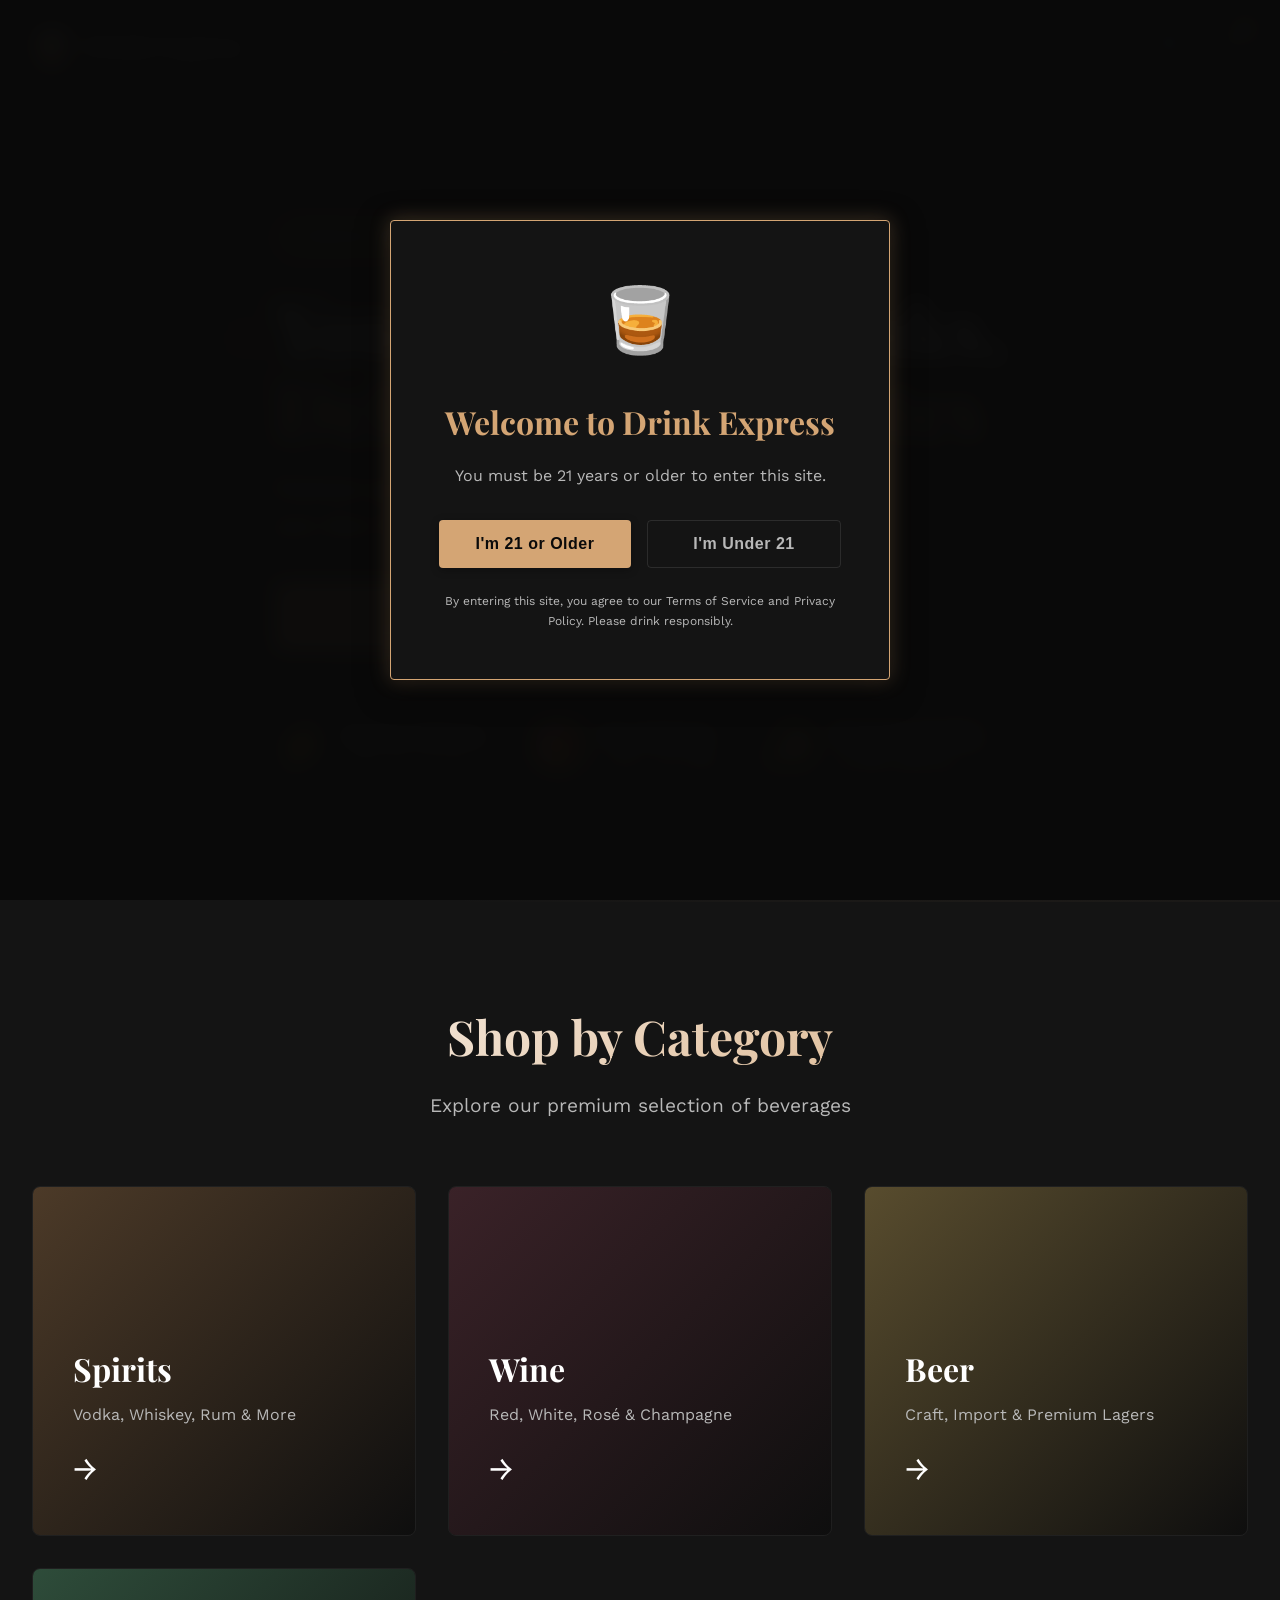
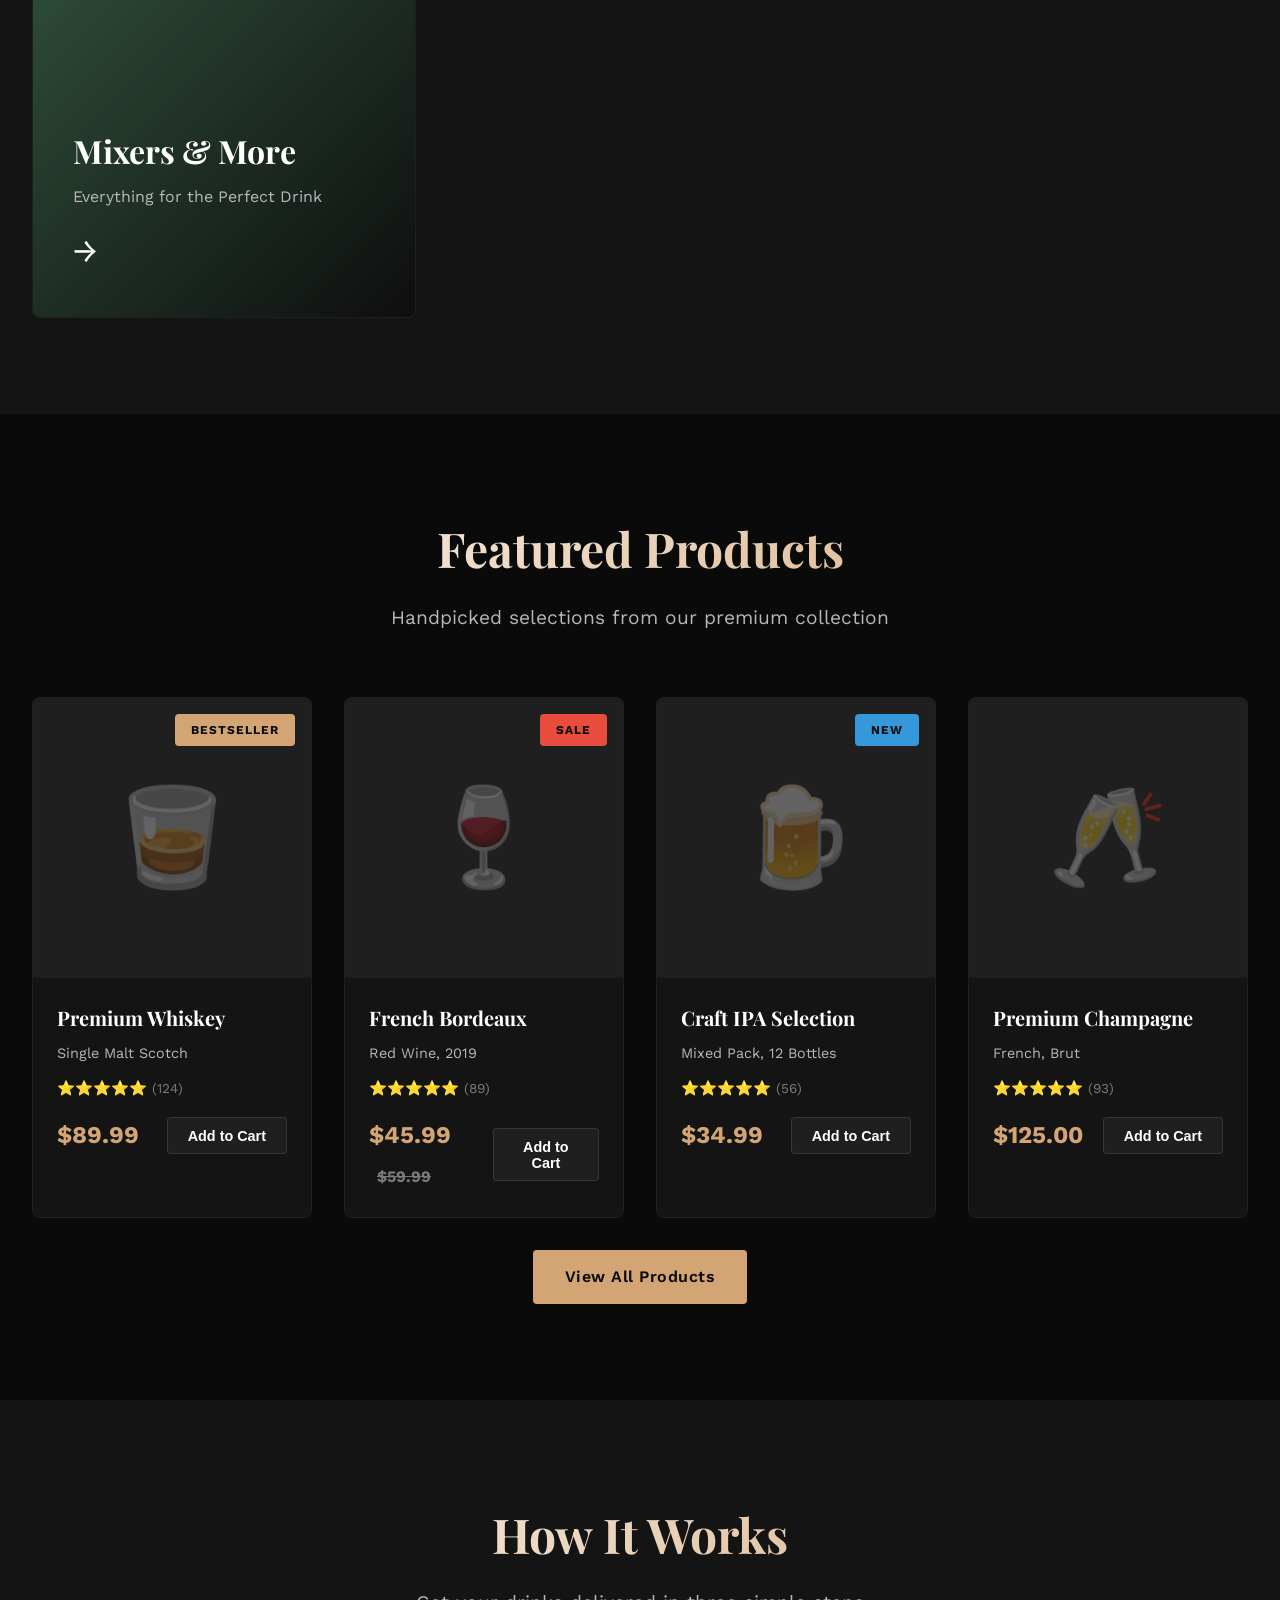
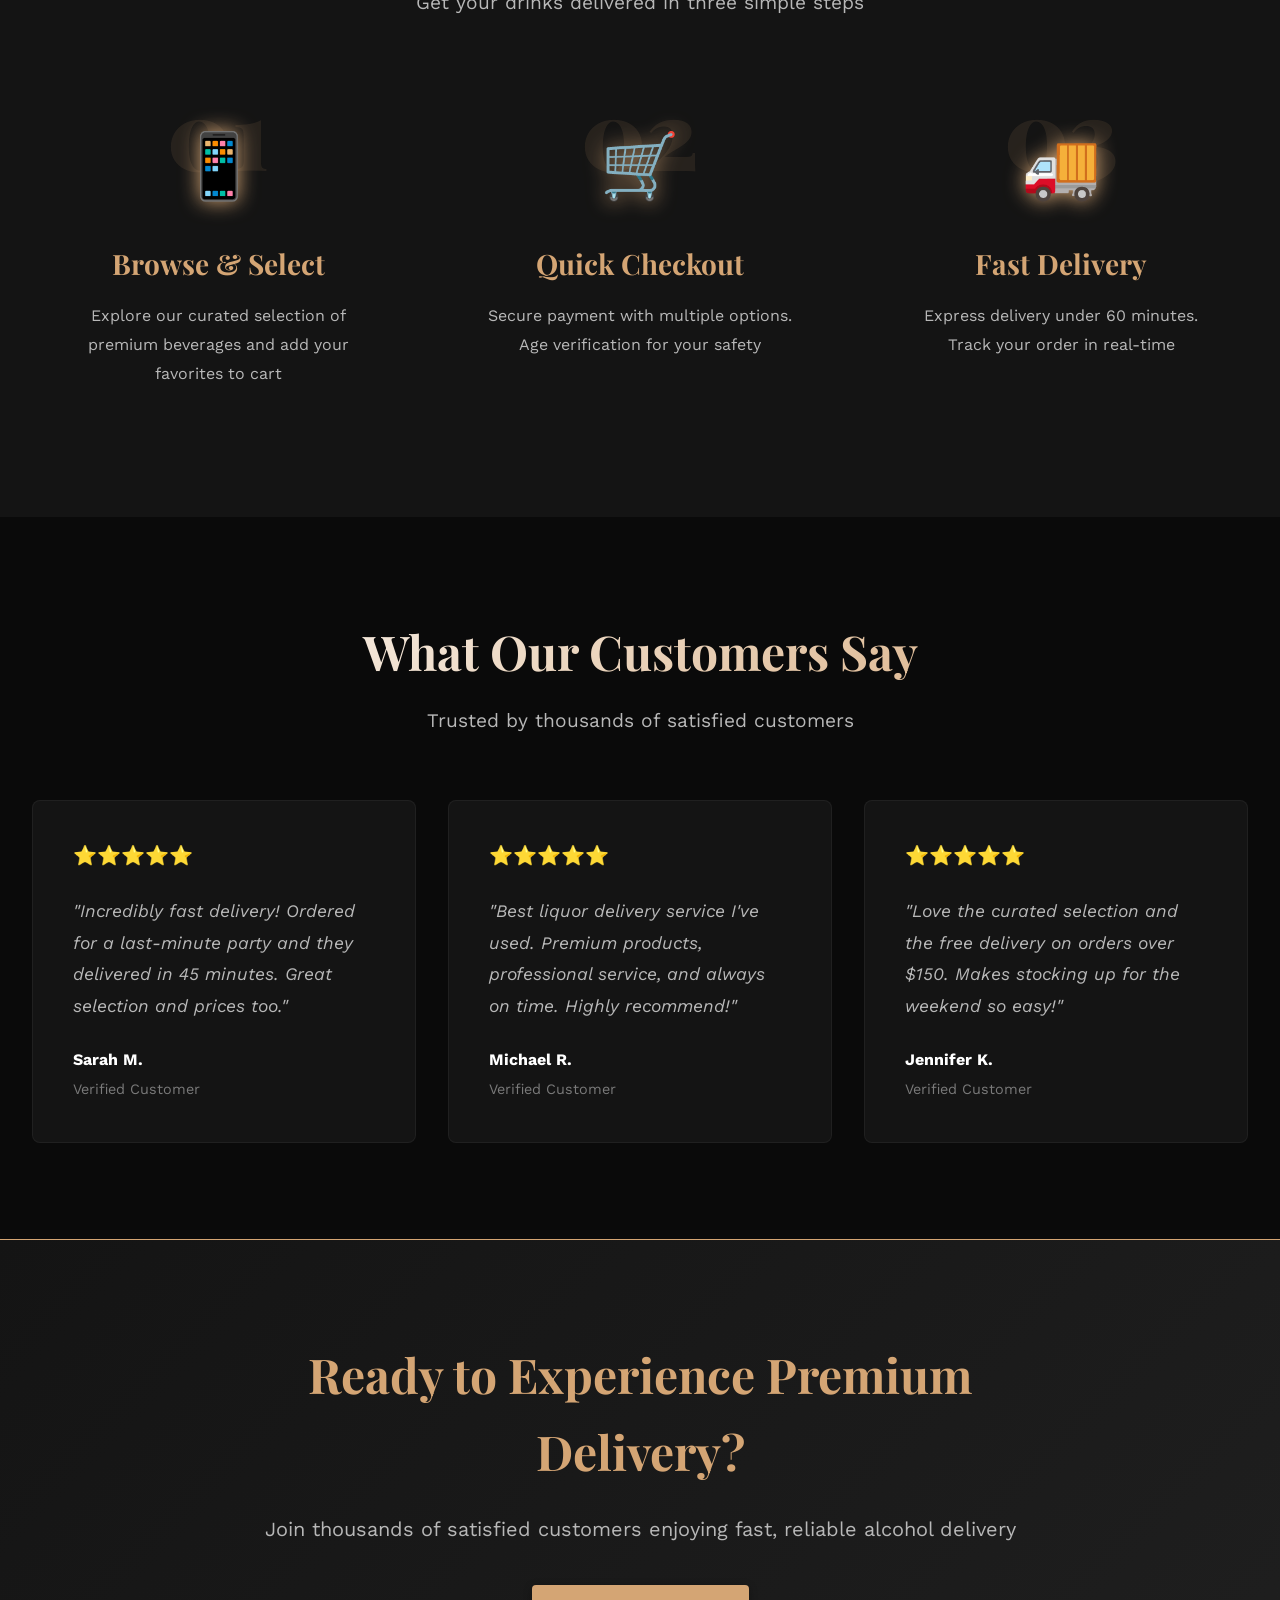
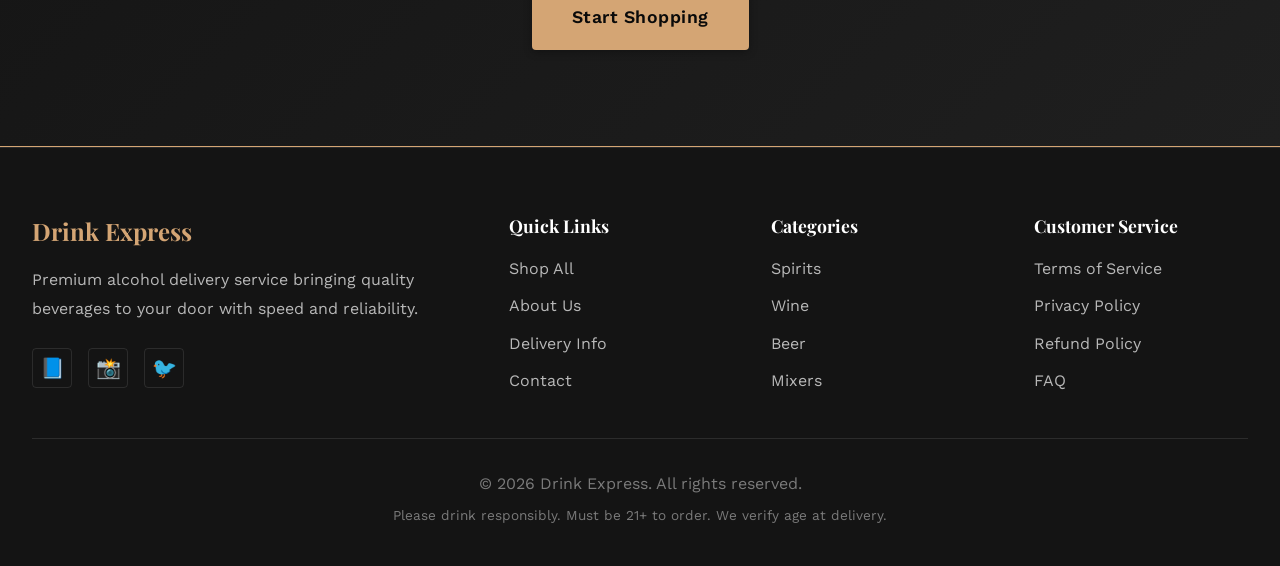
<file: index.html>
<!DOCTYPE html>
<html lang="en">
<head>
    <meta charset="UTF-8">
    <meta name="viewport" content="width=device-width, initial-scale=1.0">
    <title>Drink Express - Premium Alcohol Delivery | Fast & Reliable</title>
    <link rel="stylesheet" href="styles.css">
    <link href="https://fonts.googleapis.com/css2?family=Playfair+Display:wght@400;600;700;900&family=Work+Sans:wght@300;400;500;600&display=swap" rel="stylesheet">
</head>
<body>
    <!-- Age Verification Modal -->
    <div class="age-gate" id="ageGate">
        <div class="age-gate-content">
            <div class="age-gate-logo">🥃</div>
            <h2>Welcome to Drink Express</h2>
            <p>You must be 21 years or older to enter this site.</p>
            <div class="age-gate-buttons">
                <button class="btn-primary" onclick="acceptAge()">I'm 21 or Older</button>
                <button class="btn-secondary" onclick="rejectAge()">I'm Under 21</button>
            </div>
            <p class="age-gate-disclaimer">By entering this site, you agree to our Terms of Service and Privacy Policy. Please drink responsibly.</p>
        </div>
    </div>

    <!-- Navigation -->
    <nav class="navbar">
        <div class="container">
            <div class="nav-content">
                <a href="index.html" class="logo">
                    <span class="logo-icon">🥃</span>
                    <span class="logo-text">Drink Express</span>
                </a>
                <div class="nav-links">
                    <a href="index.html" class="active">Home</a>
                    <a href="shop.html">Shop</a>
                    <a href="about.html">About</a>
                    <a href="delivery.html">Delivery</a>
                    <a href="contact.html">Contact</a>
                </div>
                <div class="nav-actions">
                    <button class="icon-btn">🔍</button>
                    <button class="icon-btn cart-btn">
                        🛒
                        <span class="cart-count">0</span>
                    </button>
                </div>
            </div>
        </div>
    </nav>

    <!-- Hero Section -->
    <section class="hero">
        <div class="hero-background"></div>
        <div class="container">
            <div class="hero-content">
                <div class="hero-badge">Premium Selection • Fast Delivery</div>
                <h1 class="hero-title">
                    Your Favorite Drinks,<br>
                    <span class="highlight">Delivered in Minutes</span>
                </h1>
                <p class="hero-subtitle">Premium spirits, craft beers, and fine wines delivered to your door. Fast, reliable, and discreet service.</p>
                <div class="hero-cta">
                    <a href="shop.html" class="btn-primary btn-large">Shop Now</a>
                    <a href="delivery.html" class="btn-outline btn-large">Delivery Info</a>
                </div>
                <div class="hero-features">
                    <div class="feature-item">
                        <div class="feature-icon">⚡</div>
                        <div class="feature-text">
                            <strong>Express Delivery</strong>
                            <span>Under 60 minutes</span>
                        </div>
                    </div>
                    <div class="feature-item">
                        <div class="feature-icon">🎁</div>
                        <div class="feature-text">
                            <strong>Free Delivery</strong>
                            <span>Orders over $150</span>
                        </div>
                    </div>
                    <div class="feature-item">
                        <div class="feature-icon">✨</div>
                        <div class="feature-text">
                            <strong>Premium Quality</strong>
                            <span>Curated selection</span>
                        </div>
                    </div>
                </div>
            </div>
        </div>
    </section>

    <!-- Categories Section -->
    <section class="categories">
        <div class="container">
            <div class="section-header">
                <h2>Shop by Category</h2>
                <p>Explore our premium selection of beverages</p>
            </div>
            <div class="categories-grid">
                <a href="shop.html?category=spirits" class="category-card spirits">
                    <div class="category-overlay"></div>
                    <div class="category-content">
                        <h3>Spirits</h3>
                        <p>Vodka, Whiskey, Rum & More</p>
                        <span class="category-arrow">→</span>
                    </div>
                </a>
                <a href="shop.html?category=wine" class="category-card wine">
                    <div class="category-overlay"></div>
                    <div class="category-content">
                        <h3>Wine</h3>
                        <p>Red, White, Rosé & Champagne</p>
                        <span class="category-arrow">→</span>
                    </div>
                </a>
                <a href="shop.html?category=beer" class="category-card beer">
                    <div class="category-overlay"></div>
                    <div class="category-content">
                        <h3>Beer</h3>
                        <p>Craft, Import & Premium Lagers</p>
                        <span class="category-arrow">→</span>
                    </div>
                </a>
                <a href="shop.html?category=mixers" class="category-card mixers">
                    <div class="category-overlay"></div>
                    <div class="category-content">
                        <h3>Mixers & More</h3>
                        <p>Everything for the Perfect Drink</p>
                        <span class="category-arrow">→</span>
                    </div>
                </a>
            </div>
        </div>
    </section>

    <!-- Featured Products -->
    <section class="featured-products">
        <div class="container">
            <div class="section-header">
                <h2>Featured Products</h2>
                <p>Handpicked selections from our premium collection</p>
            </div>
            <div class="products-grid">
                <div class="product-card">
                    <div class="product-badge">Bestseller</div>
                    <div class="product-image">
                        <div class="product-img-placeholder">🥃</div>
                    </div>
                    <div class="product-info">
                        <h3 class="product-name">Premium Whiskey</h3>
                        <p class="product-category">Single Malt Scotch</p>
                        <div class="product-rating">⭐⭐⭐⭐⭐ <span>(124)</span></div>
                        <div class="product-footer">
                            <span class="product-price">$89.99</span>
                            <button class="btn-add-cart">Add to Cart</button>
                        </div>
                    </div>
                </div>

                <div class="product-card">
                    <div class="product-badge sale">Sale</div>
                    <div class="product-image">
                        <div class="product-img-placeholder">🍷</div>
                    </div>
                    <div class="product-info">
                        <h3 class="product-name">French Bordeaux</h3>
                        <p class="product-category">Red Wine, 2019</p>
                        <div class="product-rating">⭐⭐⭐⭐⭐ <span>(89)</span></div>
                        <div class="product-footer">
                            <span class="product-price">$45.99 <del>$59.99</del></span>
                            <button class="btn-add-cart">Add to Cart</button>
                        </div>
                    </div>
                </div>

                <div class="product-card">
                    <div class="product-badge new">New</div>
                    <div class="product-image">
                        <div class="product-img-placeholder">🍺</div>
                    </div>
                    <div class="product-info">
                        <h3 class="product-name">Craft IPA Selection</h3>
                        <p class="product-category">Mixed Pack, 12 Bottles</p>
                        <div class="product-rating">⭐⭐⭐⭐⭐ <span>(56)</span></div>
                        <div class="product-footer">
                            <span class="product-price">$34.99</span>
                            <button class="btn-add-cart">Add to Cart</button>
                        </div>
                    </div>
                </div>

                <div class="product-card">
                    <div class="product-image">
                        <div class="product-img-placeholder">🥂</div>
                    </div>
                    <div class="product-info">
                        <h3 class="product-name">Premium Champagne</h3>
                        <p class="product-category">French, Brut</p>
                        <div class="product-rating">⭐⭐⭐⭐⭐ <span>(93)</span></div>
                        <div class="product-footer">
                            <span class="product-price">$125.00</span>
                            <button class="btn-add-cart">Add to Cart</button>
                        </div>
                    </div>
                </div>
            </div>
            <div class="section-cta">
                <a href="shop.html" class="btn-primary">View All Products</a>
            </div>
        </div>
    </section>

    <!-- How It Works -->
    <section class="how-it-works">
        <div class="container">
            <div class="section-header">
                <h2>How It Works</h2>
                <p>Get your drinks delivered in three simple steps</p>
            </div>
            <div class="steps-grid">
                <div class="step-card">
                    <div class="step-number">01</div>
                    <div class="step-icon">📱</div>
                    <h3>Browse & Select</h3>
                    <p>Explore our curated selection of premium beverages and add your favorites to cart</p>
                </div>
                <div class="step-card">
                    <div class="step-number">02</div>
                    <div class="step-icon">🛒</div>
                    <h3>Quick Checkout</h3>
                    <p>Secure payment with multiple options. Age verification for your safety</p>
                </div>
                <div class="step-card">
                    <div class="step-number">03</div>
                    <div class="step-icon">🚚</div>
                    <h3>Fast Delivery</h3>
                    <p>Express delivery under 60 minutes. Track your order in real-time</p>
                </div>
            </div>
        </div>
    </section>

    <!-- Testimonials -->
    <section class="testimonials">
        <div class="container">
            <div class="section-header">
                <h2>What Our Customers Say</h2>
                <p>Trusted by thousands of satisfied customers</p>
            </div>
            <div class="testimonials-grid">
                <div class="testimonial-card">
                    <div class="testimonial-rating">⭐⭐⭐⭐⭐</div>
                    <p class="testimonial-text">"Incredibly fast delivery! Ordered for a last-minute party and they delivered in 45 minutes. Great selection and prices too."</p>
                    <div class="testimonial-author">
                        <strong>Sarah M.</strong>
                        <span>Verified Customer</span>
                    </div>
                </div>
                <div class="testimonial-card">
                    <div class="testimonial-rating">⭐⭐⭐⭐⭐</div>
                    <p class="testimonial-text">"Best liquor delivery service I've used. Premium products, professional service, and always on time. Highly recommend!"</p>
                    <div class="testimonial-author">
                        <strong>Michael R.</strong>
                        <span>Verified Customer</span>
                    </div>
                </div>
                <div class="testimonial-card">
                    <div class="testimonial-rating">⭐⭐⭐⭐⭐</div>
                    <p class="testimonial-text">"Love the curated selection and the free delivery on orders over $150. Makes stocking up for the weekend so easy!"</p>
                    <div class="testimonial-author">
                        <strong>Jennifer K.</strong>
                        <span>Verified Customer</span>
                    </div>
                </div>
            </div>
        </div>
    </section>

    <!-- CTA Section -->
    <section class="cta-section">
        <div class="container">
            <div class="cta-content">
                <h2>Ready to Experience Premium Delivery?</h2>
                <p>Join thousands of satisfied customers enjoying fast, reliable alcohol delivery</p>
                <a href="shop.html" class="btn-primary btn-large">Start Shopping</a>
            </div>
        </div>
    </section>

    <!-- Footer -->
    <footer class="footer">
        <div class="container">
            <div class="footer-content">
                <div class="footer-section">
                    <h3>Drink Express</h3>
                    <p>Premium alcohol delivery service bringing quality beverages to your door with speed and reliability.</p>
                    <div class="social-links">
                        <a href="#" class="social-link">📘</a>
                        <a href="#" class="social-link">📸</a>
                        <a href="#" class="social-link">🐦</a>
                    </div>
                </div>
                <div class="footer-section">
                    <h4>Quick Links</h4>
                    <ul>
                        <li><a href="shop.html">Shop All</a></li>
                        <li><a href="about.html">About Us</a></li>
                        <li><a href="delivery.html">Delivery Info</a></li>
                        <li><a href="contact.html">Contact</a></li>
                    </ul>
                </div>
                <div class="footer-section">
                    <h4>Categories</h4>
                    <ul>
                        <li><a href="shop.html?category=spirits">Spirits</a></li>
                        <li><a href="shop.html?category=wine">Wine</a></li>
                        <li><a href="shop.html?category=beer">Beer</a></li>
                        <li><a href="shop.html?category=mixers">Mixers</a></li>
                    </ul>
                </div>
                <div class="footer-section">
                    <h4>Customer Service</h4>
                    <ul>
                        <li><a href="#">Terms of Service</a></li>
                        <li><a href="#">Privacy Policy</a></li>
                        <li><a href="#">Refund Policy</a></li>
                        <li><a href="#">FAQ</a></li>
                    </ul>
                </div>
            </div>
            <div class="footer-bottom">
                <p>&copy; 2026 Drink Express. All rights reserved.</p>
                <p class="footer-disclaimer">Please drink responsibly. Must be 21+ to order. We verify age at delivery.</p>
            </div>
        </div>
    </footer>

    <script src="script.js"></script>
</body>
</html>
</file>
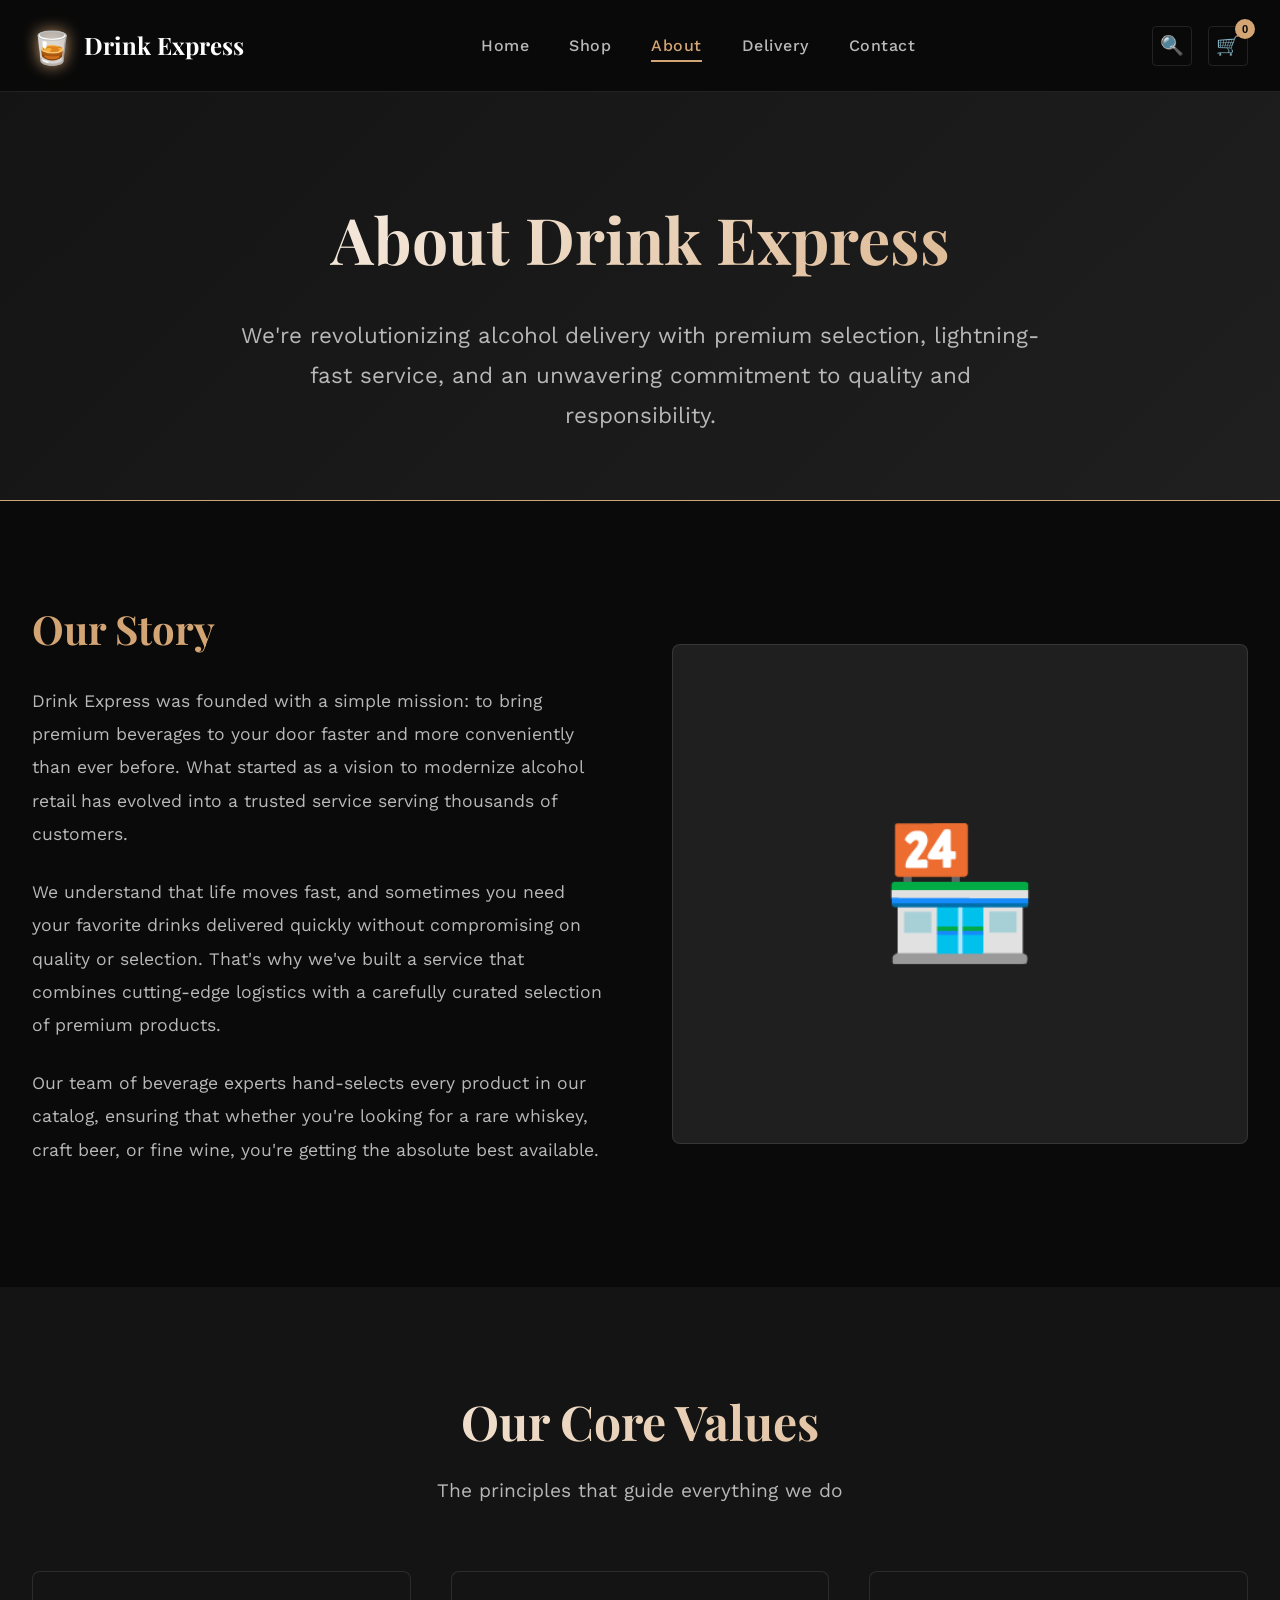
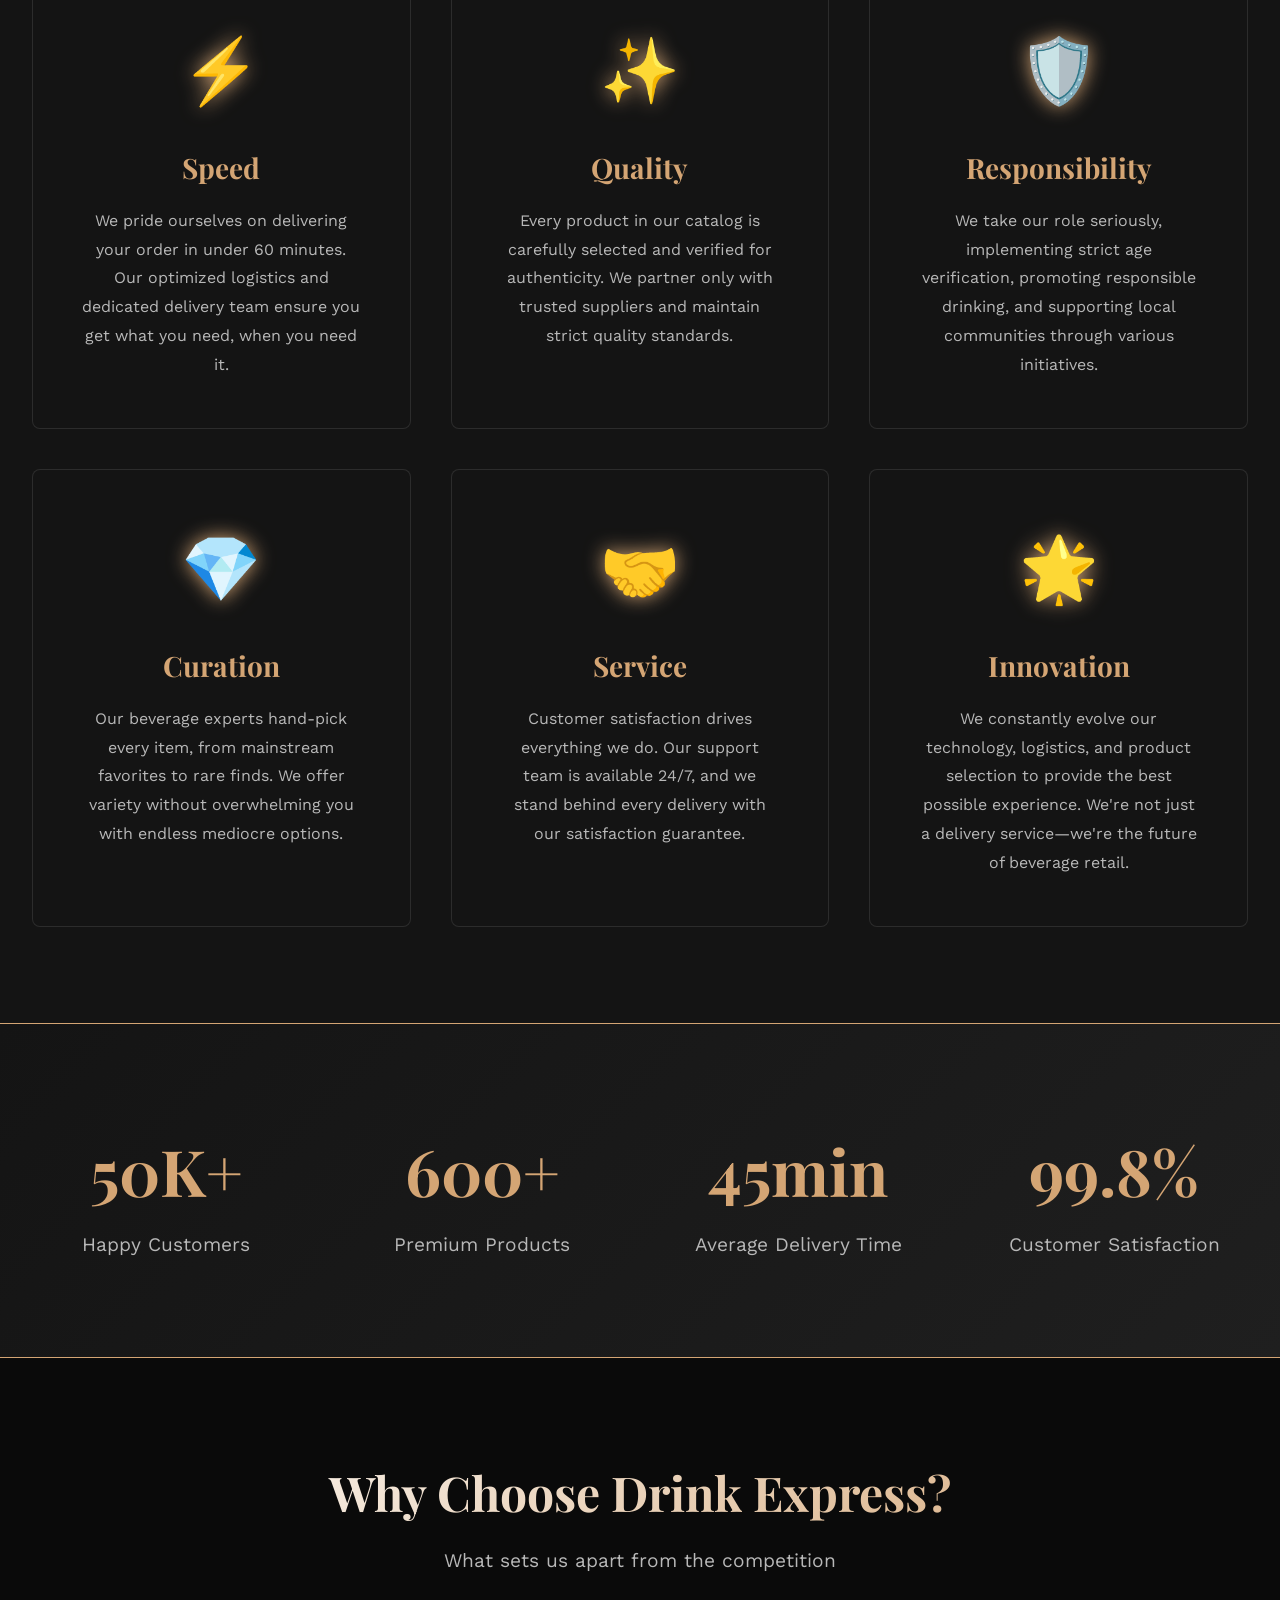
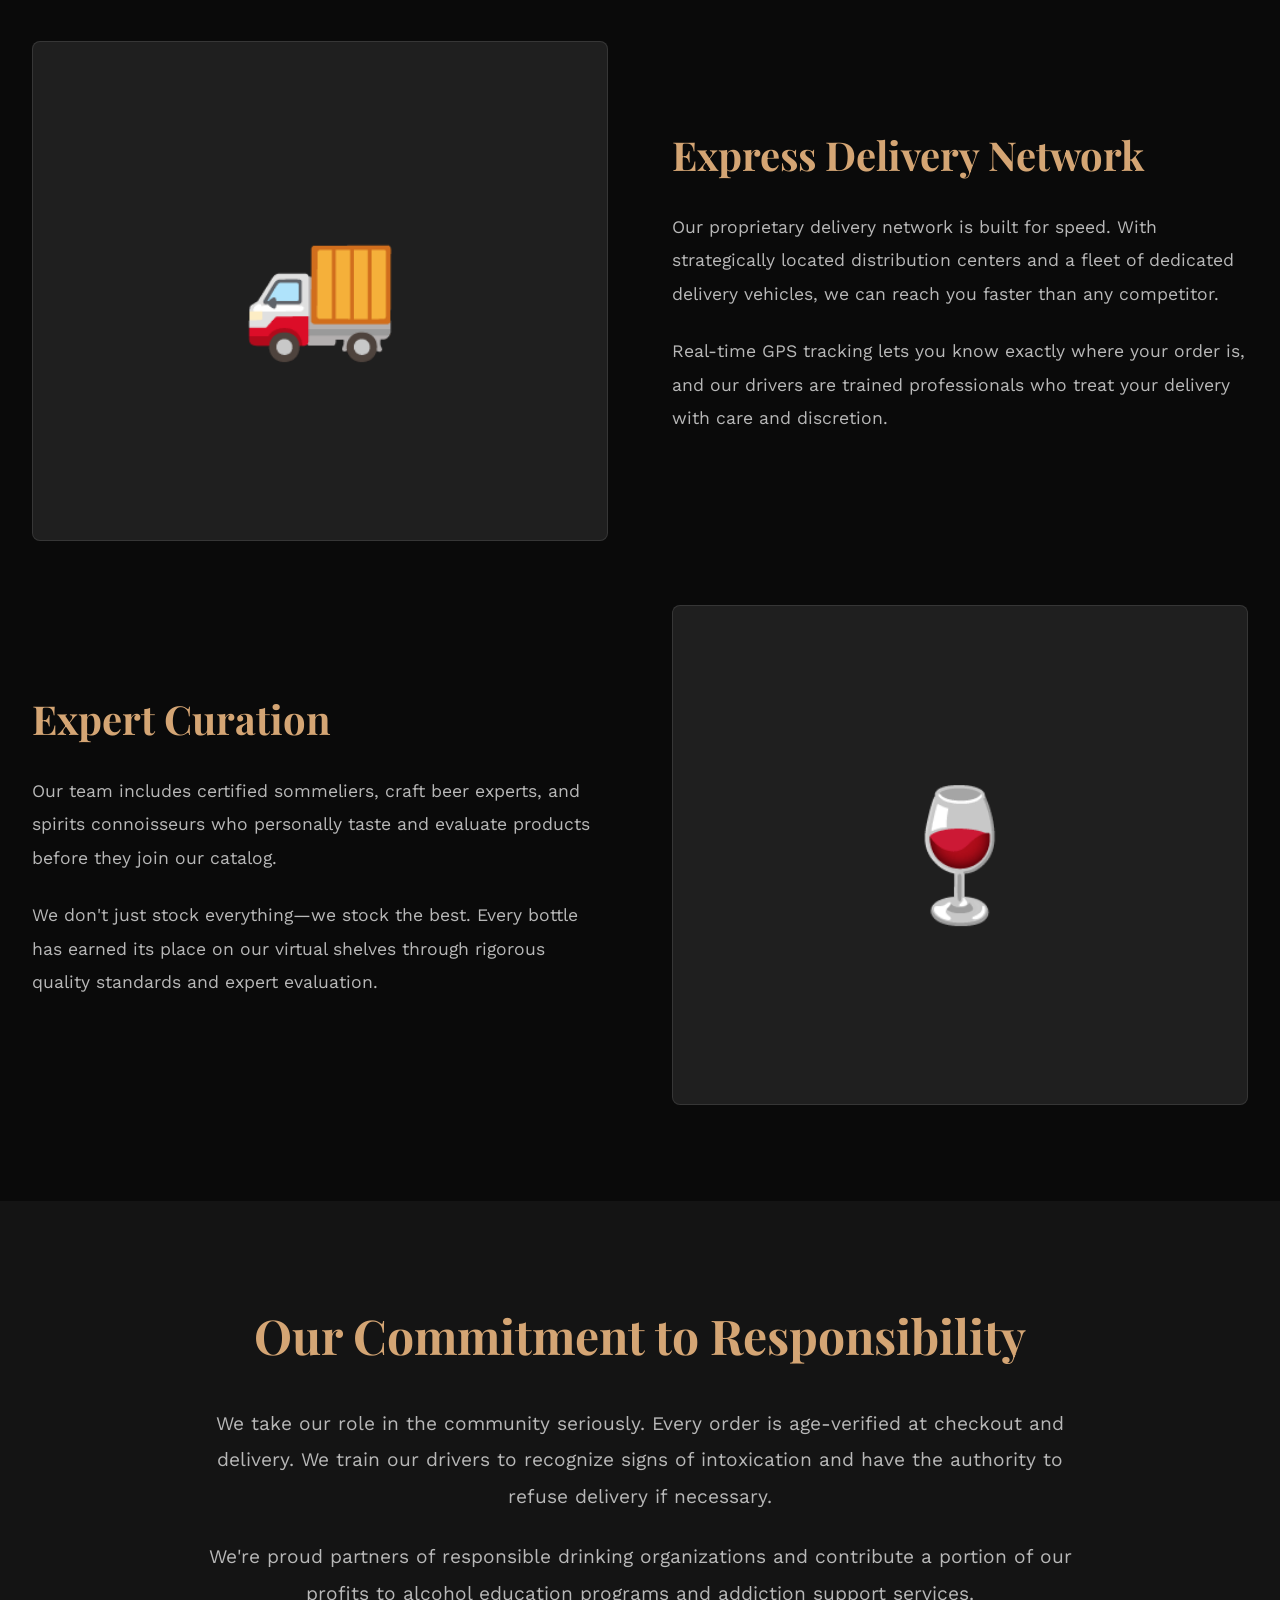
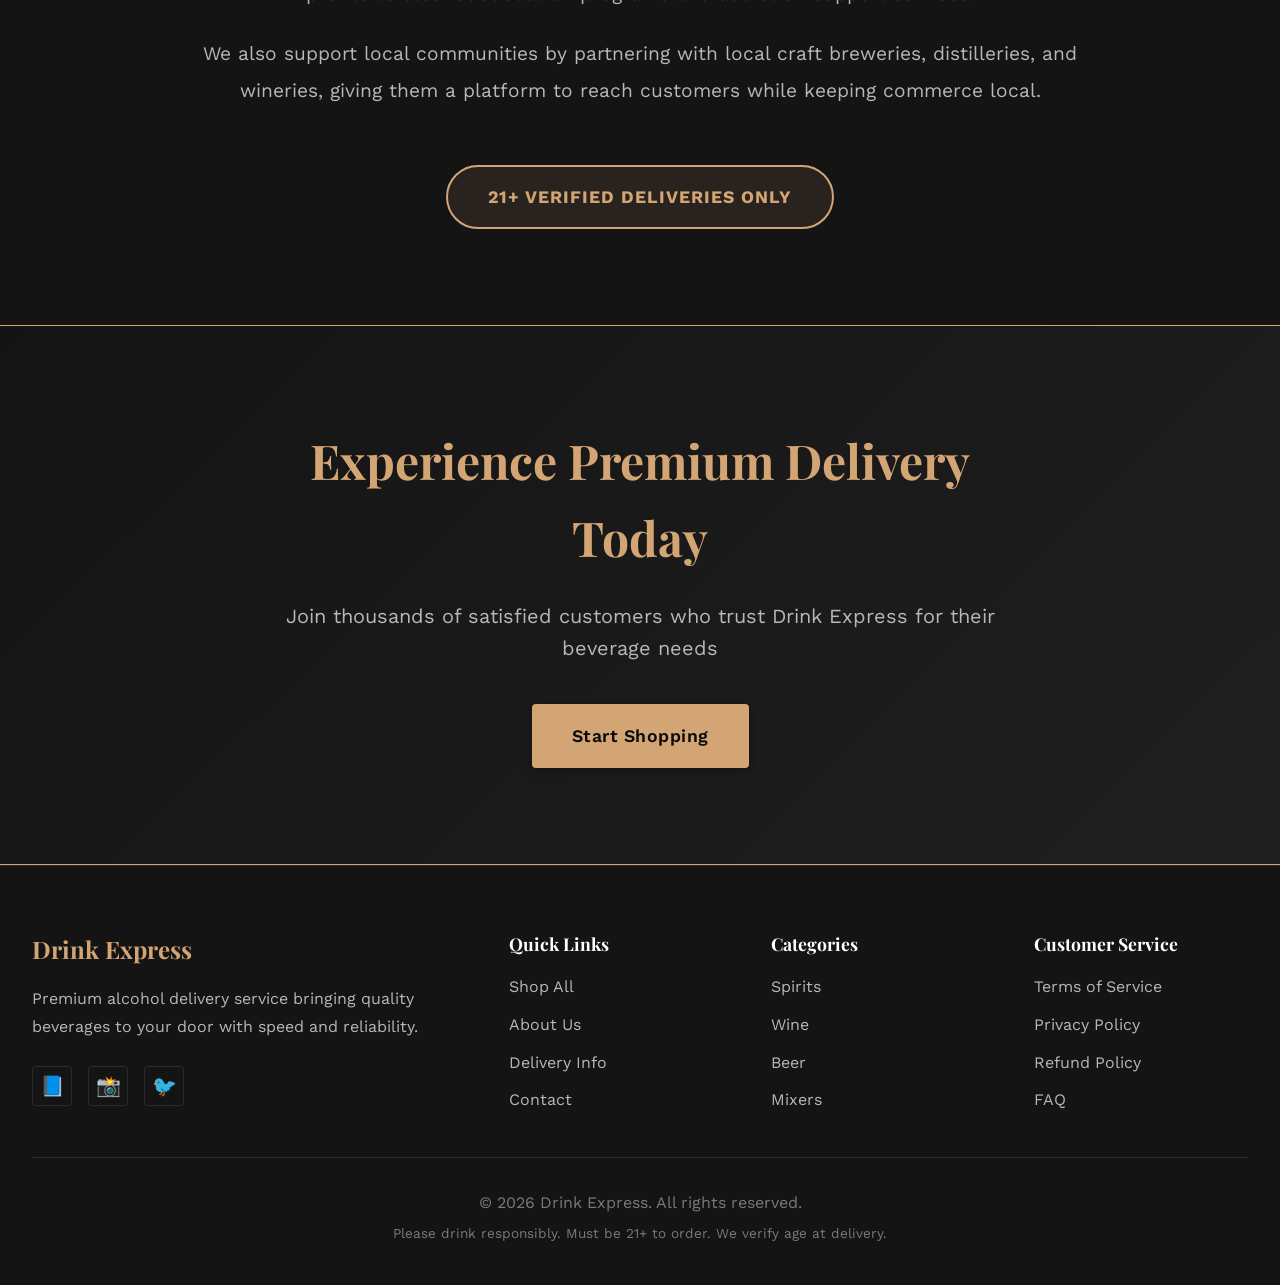
<file: about.html>
<!DOCTYPE html>
<html lang="en">
<head>
    <meta charset="UTF-8">
    <meta name="viewport" content="width=device-width, initial-scale=1.0">
    <title>About Us - Drink Express | Our Story</title>
    <link rel="stylesheet" href="styles.css">
    <link href="https://fonts.googleapis.com/css2?family=Playfair+Display:wght@400;600;700;900&family=Work+Sans:wght@300;400;500;600&display=swap" rel="stylesheet">
    <style>
        .about-hero {
            background: linear-gradient(135deg, var(--bg-secondary), var(--bg-tertiary));
            padding: 6rem 0 4rem;
            border-bottom: 1px solid var(--accent-gold);
        }
        
        .about-hero h1 {
            font-family: var(--font-display);
            font-size: 4rem;
            margin-bottom: 1.5rem;
            background: linear-gradient(135deg, var(--text-primary), var(--accent-gold));
            -webkit-background-clip: text;
            -webkit-text-fill-color: transparent;
            background-clip: text;
        }
        
        .about-hero p {
            font-size: 1.4rem;
            color: var(--text-secondary);
            max-width: 800px;
            margin: 0 auto;
            line-height: 1.8;
        }
        
        .story-section {
            display: grid;
            grid-template-columns: 1fr 1fr;
            gap: 4rem;
            align-items: center;
        }
        
        .story-content h2 {
            font-family: var(--font-display);
            font-size: 2.5rem;
            margin-bottom: 1.5rem;
            color: var(--accent-gold);
        }
        
        .story-content p {
            color: var(--text-secondary);
            font-size: 1.1rem;
            line-height: 1.9;
            margin-bottom: 1.5rem;
        }
        
        .story-image {
            background: var(--bg-tertiary);
            height: 500px;
            border-radius: 8px;
            display: flex;
            align-items: center;
            justify-content: center;
            font-size: 8rem;
            border: 1px solid var(--border-color);
        }
        
        .values-grid {
            display: grid;
            grid-template-columns: repeat(auto-fit, minmax(300px, 1fr));
            gap: 2.5rem;
        }
        
        .value-card {
            background: var(--bg-secondary);
            border: 1px solid var(--border-color);
            border-radius: 8px;
            padding: 3rem;
            text-align: center;
            transition: var(--transition-normal);
        }
        
        .value-card:hover {
            border-color: var(--accent-gold);
            transform: translateY(-8px);
            box-shadow: var(--shadow-md);
        }
        
        .value-icon {
            font-size: 4rem;
            margin-bottom: 1.5rem;
            filter: drop-shadow(0 0 10px var(--accent-gold));
        }
        
        .value-card h3 {
            font-family: var(--font-display);
            font-size: 1.75rem;
            margin-bottom: 1rem;
            color: var(--accent-gold);
        }
        
        .value-card p {
            color: var(--text-secondary);
            line-height: 1.8;
        }
        
        .stats-section {
            background: linear-gradient(135deg, var(--bg-secondary), var(--bg-tertiary));
            border-top: 1px solid var(--accent-gold);
            border-bottom: 1px solid var(--accent-gold);
        }
        
        .stats-grid {
            display: grid;
            grid-template-columns: repeat(auto-fit, minmax(250px, 1fr));
            gap: 3rem;
            text-align: center;
        }
        
        .stat-item h3 {
            font-family: var(--font-display);
            font-size: 4rem;
            color: var(--accent-gold);
            margin-bottom: 0.5rem;
        }
        
        .stat-item p {
            color: var(--text-secondary);
            font-size: 1.2rem;
        }
        
        .team-section {
            background: var(--bg-primary);
        }
        
        .responsibility-section {
            background: var(--bg-secondary);
        }
        
        .responsibility-content {
            max-width: 900px;
            margin: 0 auto;
            text-align: center;
        }
        
        .responsibility-content h2 {
            font-family: var(--font-display);
            font-size: 3rem;
            margin-bottom: 2rem;
            color: var(--accent-gold);
        }
        
        .responsibility-content p {
            color: var(--text-secondary);
            font-size: 1.2rem;
            line-height: 1.9;
            margin-bottom: 1.5rem;
        }
        
        .responsibility-badge {
            display: inline-block;
            background: rgba(212, 165, 116, 0.1);
            border: 2px solid var(--accent-gold);
            color: var(--accent-gold);
            padding: 1rem 2.5rem;
            border-radius: 50px;
            font-weight: 700;
            font-size: 1.1rem;
            margin-top: 2rem;
            letter-spacing: 1px;
        }
        
        @media (max-width: 1024px) {
            .story-section {
                grid-template-columns: 1fr;
            }
            
            .about-hero h1 {
                font-size: 3rem;
            }
        }
    </style>
</head>
<body>
    <!-- Navigation -->
    <nav class="navbar">
        <div class="container">
            <div class="nav-content">
                <a href="index.html" class="logo">
                    <span class="logo-icon">🥃</span>
                    <span class="logo-text">Drink Express</span>
                </a>
                <div class="nav-links">
                    <a href="index.html">Home</a>
                    <a href="shop.html">Shop</a>
                    <a href="about.html" class="active">About</a>
                    <a href="delivery.html">Delivery</a>
                    <a href="contact.html">Contact</a>
                </div>
                <div class="nav-actions">
                    <button class="icon-btn">🔍</button>
                    <button class="icon-btn cart-btn">
                        🛒
                        <span class="cart-count">0</span>
                    </button>
                </div>
            </div>
        </div>
    </nav>

    <!-- About Hero -->
    <section class="about-hero">
        <div class="container" style="text-align: center;">
            <h1>About Drink Express</h1>
            <p>We're revolutionizing alcohol delivery with premium selection, lightning-fast service, and an unwavering commitment to quality and responsibility.</p>
        </div>
    </section>

    <!-- Our Story -->
    <section style="padding: var(--spacing-xl) 0;">
        <div class="container">
            <div class="story-section">
                <div class="story-content">
                    <h2>Our Story</h2>
                    <p>Drink Express was founded with a simple mission: to bring premium beverages to your door faster and more conveniently than ever before. What started as a vision to modernize alcohol retail has evolved into a trusted service serving thousands of customers.</p>
                    <p>We understand that life moves fast, and sometimes you need your favorite drinks delivered quickly without compromising on quality or selection. That's why we've built a service that combines cutting-edge logistics with a carefully curated selection of premium products.</p>
                    <p>Our team of beverage experts hand-selects every product in our catalog, ensuring that whether you're looking for a rare whiskey, craft beer, or fine wine, you're getting the absolute best available.</p>
                </div>
                <div class="story-image">
                    🏪
                </div>
            </div>
        </div>
    </section>

    <!-- Our Values -->
    <section style="padding: var(--spacing-xl) 0; background: var(--bg-secondary);">
        <div class="container">
            <div class="section-header">
                <h2>Our Core Values</h2>
                <p>The principles that guide everything we do</p>
            </div>
            <div class="values-grid">
                <div class="value-card">
                    <div class="value-icon">⚡</div>
                    <h3>Speed</h3>
                    <p>We pride ourselves on delivering your order in under 60 minutes. Our optimized logistics and dedicated delivery team ensure you get what you need, when you need it.</p>
                </div>
                <div class="value-card">
                    <div class="value-icon">✨</div>
                    <h3>Quality</h3>
                    <p>Every product in our catalog is carefully selected and verified for authenticity. We partner only with trusted suppliers and maintain strict quality standards.</p>
                </div>
                <div class="value-card">
                    <div class="value-icon">🛡️</div>
                    <h3>Responsibility</h3>
                    <p>We take our role seriously, implementing strict age verification, promoting responsible drinking, and supporting local communities through various initiatives.</p>
                </div>
                <div class="value-card">
                    <div class="value-icon">💎</div>
                    <h3>Curation</h3>
                    <p>Our beverage experts hand-pick every item, from mainstream favorites to rare finds. We offer variety without overwhelming you with endless mediocre options.</p>
                </div>
                <div class="value-card">
                    <div class="value-icon">🤝</div>
                    <h3>Service</h3>
                    <p>Customer satisfaction drives everything we do. Our support team is available 24/7, and we stand behind every delivery with our satisfaction guarantee.</p>
                </div>
                <div class="value-card">
                    <div class="value-icon">🌟</div>
                    <h3>Innovation</h3>
                    <p>We constantly evolve our technology, logistics, and product selection to provide the best possible experience. We're not just a delivery service—we're the future of beverage retail.</p>
                </div>
            </div>
        </div>
    </section>

    <!-- Stats Section -->
    <section class="stats-section">
        <div class="container">
            <div class="stats-grid">
                <div class="stat-item">
                    <h3>50K+</h3>
                    <p>Happy Customers</p>
                </div>
                <div class="stat-item">
                    <h3>600+</h3>
                    <p>Premium Products</p>
                </div>
                <div class="stat-item">
                    <h3>45min</h3>
                    <p>Average Delivery Time</p>
                </div>
                <div class="stat-item">
                    <h3>99.8%</h3>
                    <p>Customer Satisfaction</p>
                </div>
            </div>
        </div>
    </section>

    <!-- Why Choose Us -->
    <section class="team-section">
        <div class="container">
            <div class="section-header">
                <h2>Why Choose Drink Express?</h2>
                <p>What sets us apart from the competition</p>
            </div>
            <div class="story-section">
                <div class="story-image">
                    🚚
                </div>
                <div class="story-content">
                    <h2>Express Delivery Network</h2>
                    <p>Our proprietary delivery network is built for speed. With strategically located distribution centers and a fleet of dedicated delivery vehicles, we can reach you faster than any competitor.</p>
                    <p>Real-time GPS tracking lets you know exactly where your order is, and our drivers are trained professionals who treat your delivery with care and discretion.</p>
                </div>
            </div>
            <div class="story-section" style="margin-top: 4rem;">
                <div class="story-content">
                    <h2>Expert Curation</h2>
                    <p>Our team includes certified sommeliers, craft beer experts, and spirits connoisseurs who personally taste and evaluate products before they join our catalog.</p>
                    <p>We don't just stock everything—we stock the best. Every bottle has earned its place on our virtual shelves through rigorous quality standards and expert evaluation.</p>
                </div>
                <div class="story-image">
                    🍷
                </div>
            </div>
        </div>
    </section>

    <!-- Responsible Drinking -->
    <section class="responsibility-section">
        <div class="container">
            <div class="responsibility-content">
                <h2>Our Commitment to Responsibility</h2>
                <p>We take our role in the community seriously. Every order is age-verified at checkout and delivery. We train our drivers to recognize signs of intoxication and have the authority to refuse delivery if necessary.</p>
                <p>We're proud partners of responsible drinking organizations and contribute a portion of our profits to alcohol education programs and addiction support services.</p>
                <p>We also support local communities by partnering with local craft breweries, distilleries, and wineries, giving them a platform to reach customers while keeping commerce local.</p>
                <div class="responsibility-badge">21+ VERIFIED DELIVERIES ONLY</div>
            </div>
        </div>
    </section>

    <!-- CTA Section -->
    <section class="cta-section">
        <div class="container">
            <div class="cta-content">
                <h2>Experience Premium Delivery Today</h2>
                <p>Join thousands of satisfied customers who trust Drink Express for their beverage needs</p>
                <a href="shop.html" class="btn-primary btn-large">Start Shopping</a>
            </div>
        </div>
    </section>

    <!-- Footer -->
    <footer class="footer">
        <div class="container">
            <div class="footer-content">
                <div class="footer-section">
                    <h3>Drink Express</h3>
                    <p>Premium alcohol delivery service bringing quality beverages to your door with speed and reliability.</p>
                    <div class="social-links">
                        <a href="#" class="social-link">📘</a>
                        <a href="#" class="social-link">📸</a>
                        <a href="#" class="social-link">🐦</a>
                    </div>
                </div>
                <div class="footer-section">
                    <h4>Quick Links</h4>
                    <ul>
                        <li><a href="shop.html">Shop All</a></li>
                        <li><a href="about.html">About Us</a></li>
                        <li><a href="delivery.html">Delivery Info</a></li>
                        <li><a href="contact.html">Contact</a></li>
                    </ul>
                </div>
                <div class="footer-section">
                    <h4>Categories</h4>
                    <ul>
                        <li><a href="shop.html?category=spirits">Spirits</a></li>
                        <li><a href="shop.html?category=wine">Wine</a></li>
                        <li><a href="shop.html?category=beer">Beer</a></li>
                        <li><a href="shop.html?category=mixers">Mixers</a></li>
                    </ul>
                </div>
                <div class="footer-section">
                    <h4>Customer Service</h4>
                    <ul>
                        <li><a href="#">Terms of Service</a></li>
                        <li><a href="#">Privacy Policy</a></li>
                        <li><a href="#">Refund Policy</a></li>
                        <li><a href="#">FAQ</a></li>
                    </ul>
                </div>
            </div>
            <div class="footer-bottom">
                <p>&copy; 2026 Drink Express. All rights reserved.</p>
                <p class="footer-disclaimer">Please drink responsibly. Must be 21+ to order. We verify age at delivery.</p>
            </div>
        </div>
    </footer>

    <script src="script.js"></script>
</body>
</html>
</file>
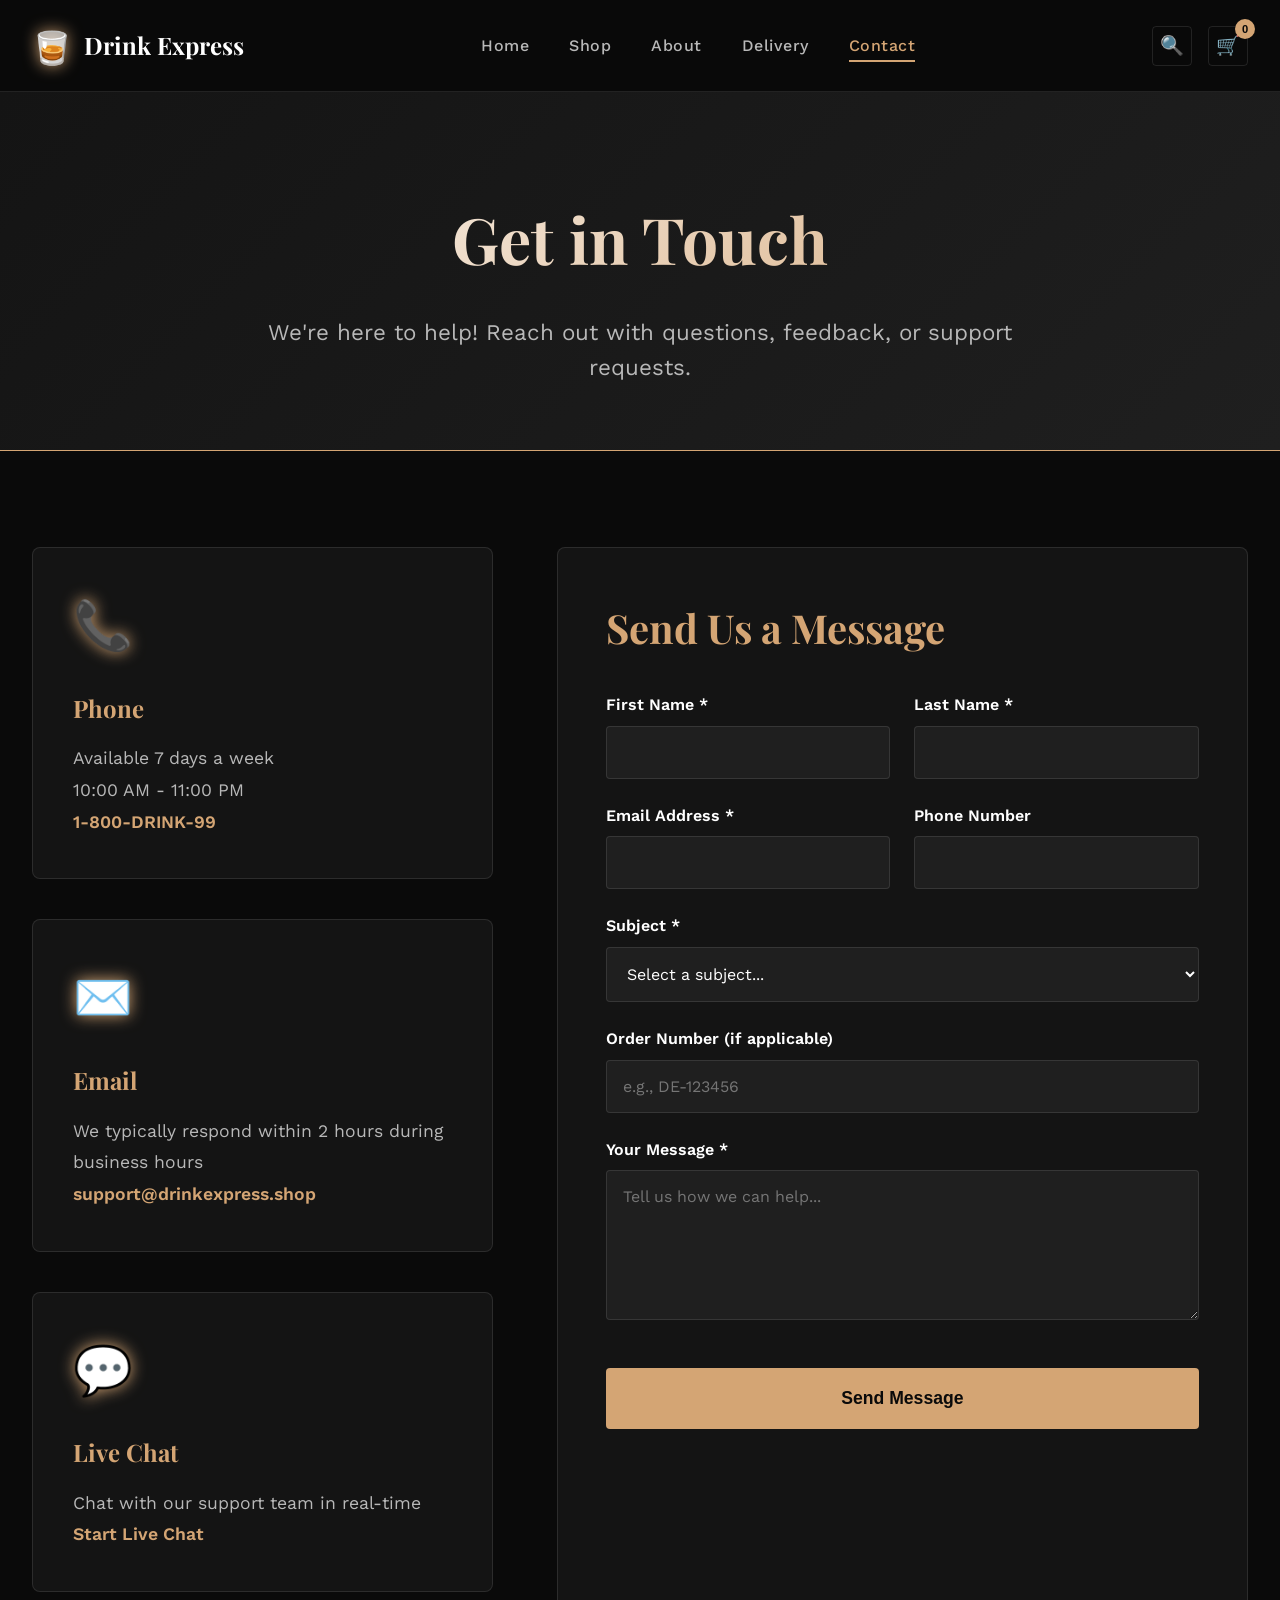
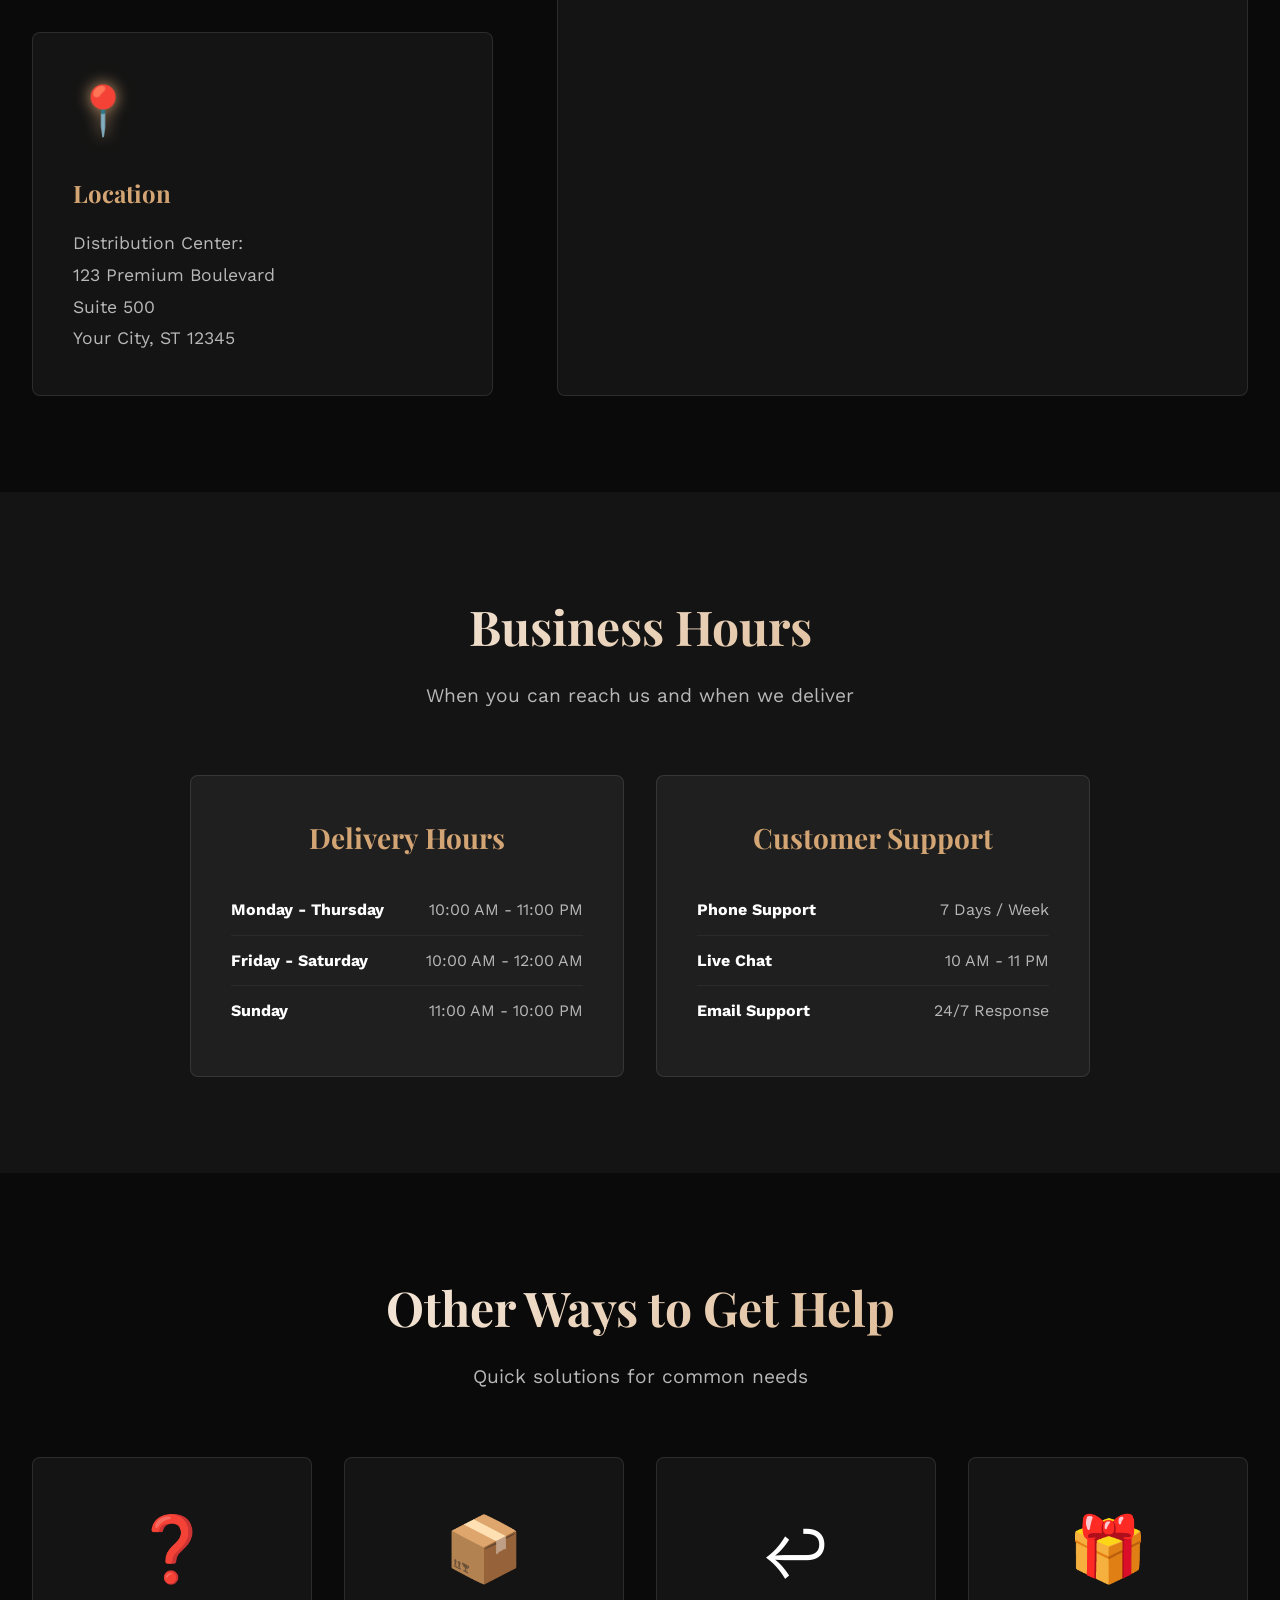
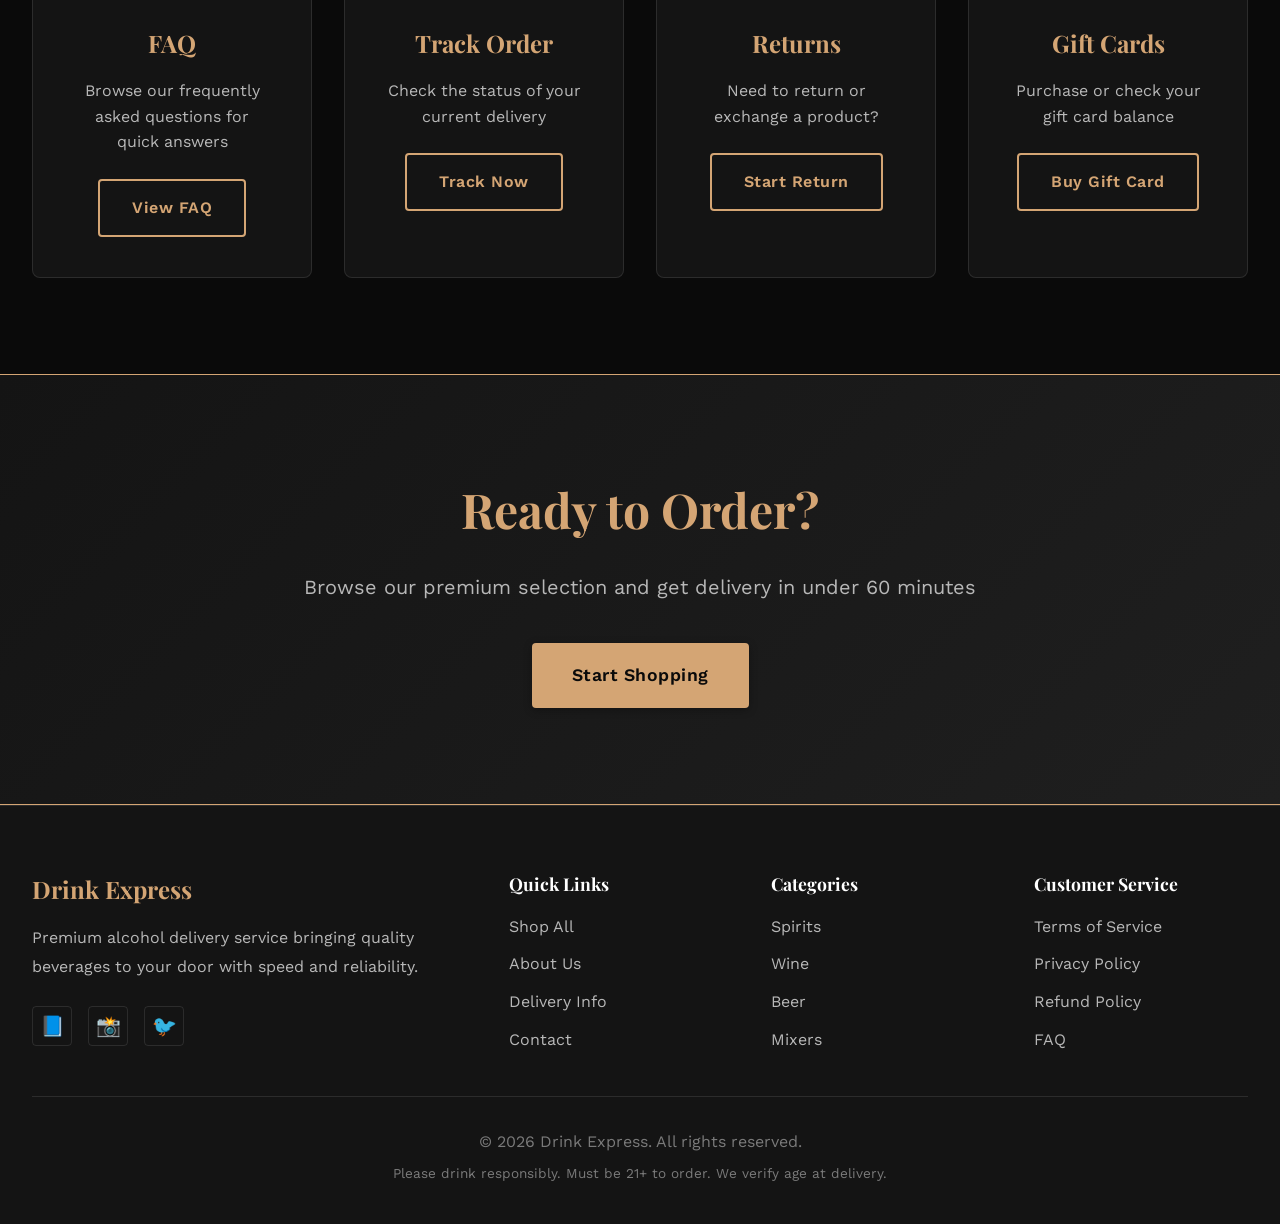
<file: contact.html>
<!DOCTYPE html>
<html lang="en">
<head>
    <meta charset="UTF-8">
    <meta name="viewport" content="width=device-width, initial-scale=1.0">
    <title>Contact Us - Drink Express</title>
    <link rel="stylesheet" href="styles.css">
    <link href="https://fonts.googleapis.com/css2?family=Playfair+Display:wght@400;600;700;900&family=Work+Sans:wght@300;400;500;600&display=swap" rel="stylesheet">
    <style>
        .contact-hero {
            background: linear-gradient(135deg, var(--bg-secondary), var(--bg-tertiary));
            padding: 6rem 0 4rem;
            border-bottom: 1px solid var(--accent-gold);
        }
        
        .contact-hero h1 {
            font-family: var(--font-display);
            font-size: 4rem;
            margin-bottom: 1.5rem;
            background: linear-gradient(135deg, var(--text-primary), var(--accent-gold));
            -webkit-background-clip: text;
            -webkit-text-fill-color: transparent;
            background-clip: text;
        }
        
        .contact-container {
            display: grid;
            grid-template-columns: 1fr 1.5fr;
            gap: 4rem;
            padding: var(--spacing-xl) 0;
        }
        
        .contact-info {
            display: flex;
            flex-direction: column;
            gap: 2.5rem;
        }
        
        .info-card {
            background: var(--bg-secondary);
            border: 1px solid var(--border-color);
            border-radius: 8px;
            padding: 2.5rem;
            transition: var(--transition-normal);
        }
        
        .info-card:hover {
            border-color: var(--accent-gold);
            transform: translateX(8px);
        }
        
        .info-icon {
            font-size: 3rem;
            margin-bottom: 1.5rem;
            display: block;
            filter: drop-shadow(0 0 8px var(--accent-gold));
        }
        
        .info-card h3 {
            font-family: var(--font-display);
            font-size: 1.5rem;
            margin-bottom: 1rem;
            color: var(--accent-gold);
        }
        
        .info-card p {
            color: var(--text-secondary);
            line-height: 1.8;
            font-size: 1.1rem;
        }
        
        .info-card a {
            color: var(--accent-gold);
            text-decoration: none;
            font-weight: 600;
            transition: var(--transition-fast);
        }
        
        .info-card a:hover {
            color: var(--accent-gold-light);
        }
        
        .contact-form-wrapper {
            background: var(--bg-secondary);
            border: 1px solid var(--border-color);
            border-radius: 8px;
            padding: 3rem;
        }
        
        .contact-form-wrapper h2 {
            font-family: var(--font-display);
            font-size: 2.5rem;
            margin-bottom: 2rem;
            color: var(--accent-gold);
        }
        
        .form-group {
            margin-bottom: 1.5rem;
        }
        
        .form-group label {
            display: block;
            margin-bottom: 0.5rem;
            color: var(--text-primary);
            font-weight: 600;
        }
        
        .form-group input,
        .form-group textarea,
        .form-group select {
            width: 100%;
            background: var(--bg-tertiary);
            border: 1px solid var(--border-color);
            color: var(--text-primary);
            padding: 1rem;
            border-radius: 4px;
            font-family: var(--font-body);
            font-size: 1rem;
            transition: var(--transition-fast);
        }
        
        .form-group input:focus,
        .form-group textarea:focus,
        .form-group select:focus {
            outline: none;
            border-color: var(--accent-gold);
            box-shadow: 0 0 0 3px rgba(212, 165, 116, 0.1);
        }
        
        .form-group textarea {
            min-height: 150px;
            resize: vertical;
        }
        
        .form-row {
            display: grid;
            grid-template-columns: 1fr 1fr;
            gap: 1.5rem;
        }
        
        .submit-btn {
            width: 100%;
            background: var(--accent-gold);
            color: var(--bg-primary);
            border: none;
            padding: 1.25rem;
            border-radius: 4px;
            font-size: 1.1rem;
            font-weight: 700;
            cursor: pointer;
            transition: var(--transition-normal);
            margin-top: 1rem;
        }
        
        .submit-btn:hover {
            background: var(--accent-gold-light);
            transform: translateY(-2px);
            box-shadow: var(--shadow-md);
        }
        
        .hours-section {
            background: var(--bg-secondary);
        }
        
        .hours-grid {
            display: grid;
            grid-template-columns: repeat(auto-fit, minmax(300px, 1fr));
            gap: 2rem;
            max-width: 900px;
            margin: 0 auto;
        }
        
        .hours-card {
            background: var(--bg-tertiary);
            border: 1px solid var(--border-color);
            border-radius: 8px;
            padding: 2.5rem;
            text-align: center;
        }
        
        .hours-card h3 {
            font-family: var(--font-display);
            font-size: 1.75rem;
            margin-bottom: 1.5rem;
            color: var(--accent-gold);
        }
        
        .hours-list {
            list-style: none;
        }
        
        .hours-list li {
            display: flex;
            justify-content: space-between;
            padding: 0.75rem 0;
            border-bottom: 1px solid var(--border-color-light);
            color: var(--text-secondary);
        }
        
        .hours-list li:last-child {
            border-bottom: none;
        }
        
        .hours-list li strong {
            color: var(--text-primary);
        }
        
        .support-options {
            display: grid;
            grid-template-columns: repeat(auto-fit, minmax(250px, 1fr));
            gap: 2rem;
        }
        
        .support-card {
            background: var(--bg-secondary);
            border: 1px solid var(--border-color);
            border-radius: 8px;
            padding: 2.5rem;
            text-align: center;
            transition: var(--transition-normal);
        }
        
        .support-card:hover {
            border-color: var(--accent-gold);
            transform: translateY(-4px);
            box-shadow: var(--shadow-md);
        }
        
        .support-icon {
            font-size: 4rem;
            margin-bottom: 1.5rem;
            display: block;
        }
        
        .support-card h3 {
            font-family: var(--font-display);
            font-size: 1.5rem;
            margin-bottom: 1rem;
            color: var(--accent-gold);
        }
        
        .support-card p {
            color: var(--text-secondary);
            margin-bottom: 1.5rem;
        }
        
        @media (max-width: 1024px) {
            .contact-container {
                grid-template-columns: 1fr;
            }
            
            .contact-hero h1 {
                font-size: 3rem;
            }
            
            .form-row {
                grid-template-columns: 1fr;
            }
        }
    </style>
</head>
<body>
    <!-- Navigation -->
    <nav class="navbar">
        <div class="container">
            <div class="nav-content">
                <a href="index.html" class="logo">
                    <span class="logo-icon">🥃</span>
                    <span class="logo-text">Drink Express</span>
                </a>
                <div class="nav-links">
                    <a href="index.html">Home</a>
                    <a href="shop.html">Shop</a>
                    <a href="about.html">About</a>
                    <a href="delivery.html">Delivery</a>
                    <a href="contact.html" class="active">Contact</a>
                </div>
                <div class="nav-actions">
                    <button class="icon-btn">🔍</button>
                    <button class="icon-btn cart-btn">
                        🛒
                        <span class="cart-count">0</span>
                    </button>
                </div>
            </div>
        </div>
    </nav>

    <!-- Contact Hero -->
    <section class="contact-hero">
        <div class="container" style="text-align: center;">
            <h1>Get in Touch</h1>
            <p style="font-size: 1.4rem; color: var(--text-secondary); max-width: 800px; margin: 0 auto;">We're here to help! Reach out with questions, feedback, or support requests.</p>
        </div>
    </section>

    <!-- Contact Container -->
    <div class="container">
        <div class="contact-container">
            <!-- Contact Info Sidebar -->
            <div class="contact-info">
                <div class="info-card">
                    <span class="info-icon">📞</span>
                    <h3>Phone</h3>
                    <p>Available 7 days a week<br>10:00 AM - 11:00 PM</p>
                    <p><a href="tel:1-800-DRINK-99">1-800-DRINK-99</a></p>
                </div>

                <div class="info-card">
                    <span class="info-icon">✉️</span>
                    <h3>Email</h3>
                    <p>We typically respond within 2 hours during business hours</p>
                    <p><a href="mailto:support@drinkexpress.shop">support@drinkexpress.shop</a></p>
                </div>

                <div class="info-card">
                    <span class="info-icon">💬</span>
                    <h3>Live Chat</h3>
                    <p>Chat with our support team in real-time</p>
                    <p><a href="#" onclick="alert('Live chat would open here'); return false;">Start Live Chat</a></p>
                </div>

                <div class="info-card">
                    <span class="info-icon">📍</span>
                    <h3>Location</h3>
                    <p>Distribution Center:<br>123 Premium Boulevard<br>Suite 500<br>Your City, ST 12345</p>
                </div>
            </div>

            <!-- Contact Form -->
            <div class="contact-form-wrapper">
                <h2>Send Us a Message</h2>
                <form id="contactForm" onsubmit="handleSubmit(event)">
                    <div class="form-row">
                        <div class="form-group">
                            <label for="firstName">First Name *</label>
                            <input type="text" id="firstName" name="firstName" required>
                        </div>
                        <div class="form-group">
                            <label for="lastName">Last Name *</label>
                            <input type="text" id="lastName" name="lastName" required>
                        </div>
                    </div>

                    <div class="form-row">
                        <div class="form-group">
                            <label for="email">Email Address *</label>
                            <input type="email" id="email" name="email" required>
                        </div>
                        <div class="form-group">
                            <label for="phone">Phone Number</label>
                            <input type="tel" id="phone" name="phone">
                        </div>
                    </div>

                    <div class="form-group">
                        <label for="subject">Subject *</label>
                        <select id="subject" name="subject" required>
                            <option value="">Select a subject...</option>
                            <option value="order">Order Inquiry</option>
                            <option value="delivery">Delivery Question</option>
                            <option value="product">Product Information</option>
                            <option value="account">Account Support</option>
                            <option value="complaint">Complaint</option>
                            <option value="feedback">Feedback</option>
                            <option value="other">Other</option>
                        </select>
                    </div>

                    <div class="form-group">
                        <label for="orderNumber">Order Number (if applicable)</label>
                        <input type="text" id="orderNumber" name="orderNumber" placeholder="e.g., DE-123456">
                    </div>

                    <div class="form-group">
                        <label for="message">Your Message *</label>
                        <textarea id="message" name="message" required placeholder="Tell us how we can help..."></textarea>
                    </div>

                    <button type="submit" class="submit-btn">Send Message</button>
                </form>
            </div>
        </div>
    </div>

    <!-- Hours Section -->
    <section class="hours-section">
        <div class="container">
            <div class="section-header">
                <h2>Business Hours</h2>
                <p>When you can reach us and when we deliver</p>
            </div>
            <div class="hours-grid">
                <div class="hours-card">
                    <h3>Delivery Hours</h3>
                    <ul class="hours-list">
                        <li><strong>Monday - Thursday</strong> <span>10:00 AM - 11:00 PM</span></li>
                        <li><strong>Friday - Saturday</strong> <span>10:00 AM - 12:00 AM</span></li>
                        <li><strong>Sunday</strong> <span>11:00 AM - 10:00 PM</span></li>
                    </ul>
                </div>

                <div class="hours-card">
                    <h3>Customer Support</h3>
                    <ul class="hours-list">
                        <li><strong>Phone Support</strong> <span>7 Days / Week</span></li>
                        <li><strong>Live Chat</strong> <span>10 AM - 11 PM</span></li>
                        <li><strong>Email Support</strong> <span>24/7 Response</span></li>
                    </ul>
                </div>
            </div>
        </div>
    </section>

    <!-- Support Options -->
    <section style="padding: var(--spacing-xl) 0;">
        <div class="container">
            <div class="section-header">
                <h2>Other Ways to Get Help</h2>
                <p>Quick solutions for common needs</p>
            </div>
            <div class="support-options">
                <div class="support-card">
                    <span class="support-icon">❓</span>
                    <h3>FAQ</h3>
                    <p>Browse our frequently asked questions for quick answers</p>
                    <a href="delivery.html#faq" class="btn-outline">View FAQ</a>
                </div>

                <div class="support-card">
                    <span class="support-icon">📦</span>
                    <h3>Track Order</h3>
                    <p>Check the status of your current delivery</p>
                    <a href="#" class="btn-outline" onclick="alert('Order tracking would open here'); return false;">Track Now</a>
                </div>

                <div class="support-card">
                    <span class="support-icon">↩️</span>
                    <h3>Returns</h3>
                    <p>Need to return or exchange a product?</p>
                    <a href="#" class="btn-outline" onclick="alert('Returns page would open here'); return false;">Start Return</a>
                </div>

                <div class="support-card">
                    <span class="support-icon">🎁</span>
                    <h3>Gift Cards</h3>
                    <p>Purchase or check your gift card balance</p>
                    <a href="#" class="btn-outline" onclick="alert('Gift cards page would open here'); return false;">Buy Gift Card</a>
                </div>
            </div>
        </div>
    </section>

    <!-- CTA Section -->
    <section class="cta-section">
        <div class="container">
            <div class="cta-content">
                <h2>Ready to Order?</h2>
                <p>Browse our premium selection and get delivery in under 60 minutes</p>
                <a href="shop.html" class="btn-primary btn-large">Start Shopping</a>
            </div>
        </div>
    </section>

    <!-- Footer -->
    <footer class="footer">
        <div class="container">
            <div class="footer-content">
                <div class="footer-section">
                    <h3>Drink Express</h3>
                    <p>Premium alcohol delivery service bringing quality beverages to your door with speed and reliability.</p>
                    <div class="social-links">
                        <a href="#" class="social-link">📘</a>
                        <a href="#" class="social-link">📸</a>
                        <a href="#" class="social-link">🐦</a>
                    </div>
                </div>
                <div class="footer-section">
                    <h4>Quick Links</h4>
                    <ul>
                        <li><a href="shop.html">Shop All</a></li>
                        <li><a href="about.html">About Us</a></li>
                        <li><a href="delivery.html">Delivery Info</a></li>
                        <li><a href="contact.html">Contact</a></li>
                    </ul>
                </div>
                <div class="footer-section">
                    <h4>Categories</h4>
                    <ul>
                        <li><a href="shop.html?category=spirits">Spirits</a></li>
                        <li><a href="shop.html?category=wine">Wine</a></li>
                        <li><a href="shop.html?category=beer">Beer</a></li>
                        <li><a href="shop.html?category=mixers">Mixers</a></li>
                    </ul>
                </div>
                <div class="footer-section">
                    <h4>Customer Service</h4>
                    <ul>
                        <li><a href="#">Terms of Service</a></li>
                        <li><a href="#">Privacy Policy</a></li>
                        <li><a href="#">Refund Policy</a></li>
                        <li><a href="#">FAQ</a></li>
                    </ul>
                </div>
            </div>
            <div class="footer-bottom">
                <p>&copy; 2026 Drink Express. All rights reserved.</p>
                <p class="footer-disclaimer">Please drink responsibly. Must be 21+ to order. We verify age at delivery.</p>
            </div>
        </div>
    </footer>

    <script src="script.js"></script>
    <script>
        function handleSubmit(event) {
            event.preventDefault();
            alert('Thank you for contacting us! We\'ll get back to you within 2 hours.');
            document.getElementById('contactForm').reset();
        }
    </script>
</body>
</html>
</file>
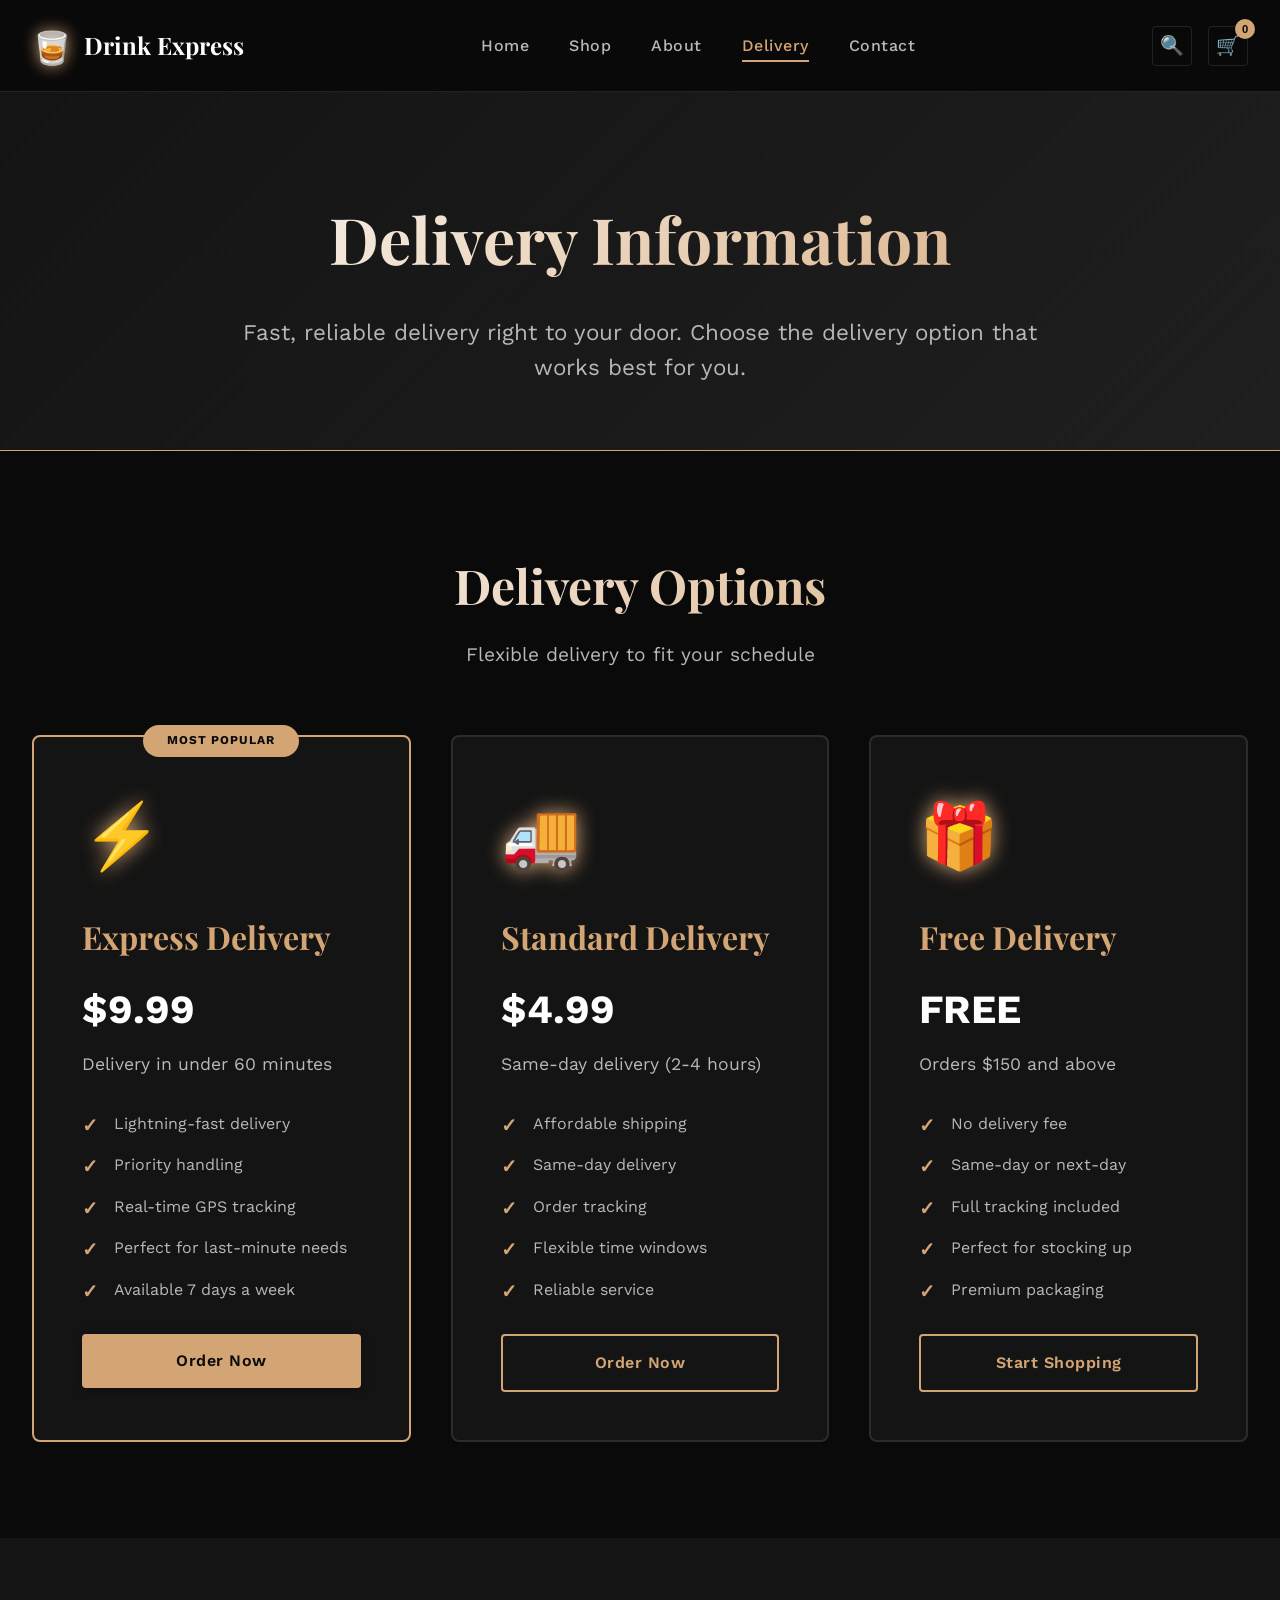
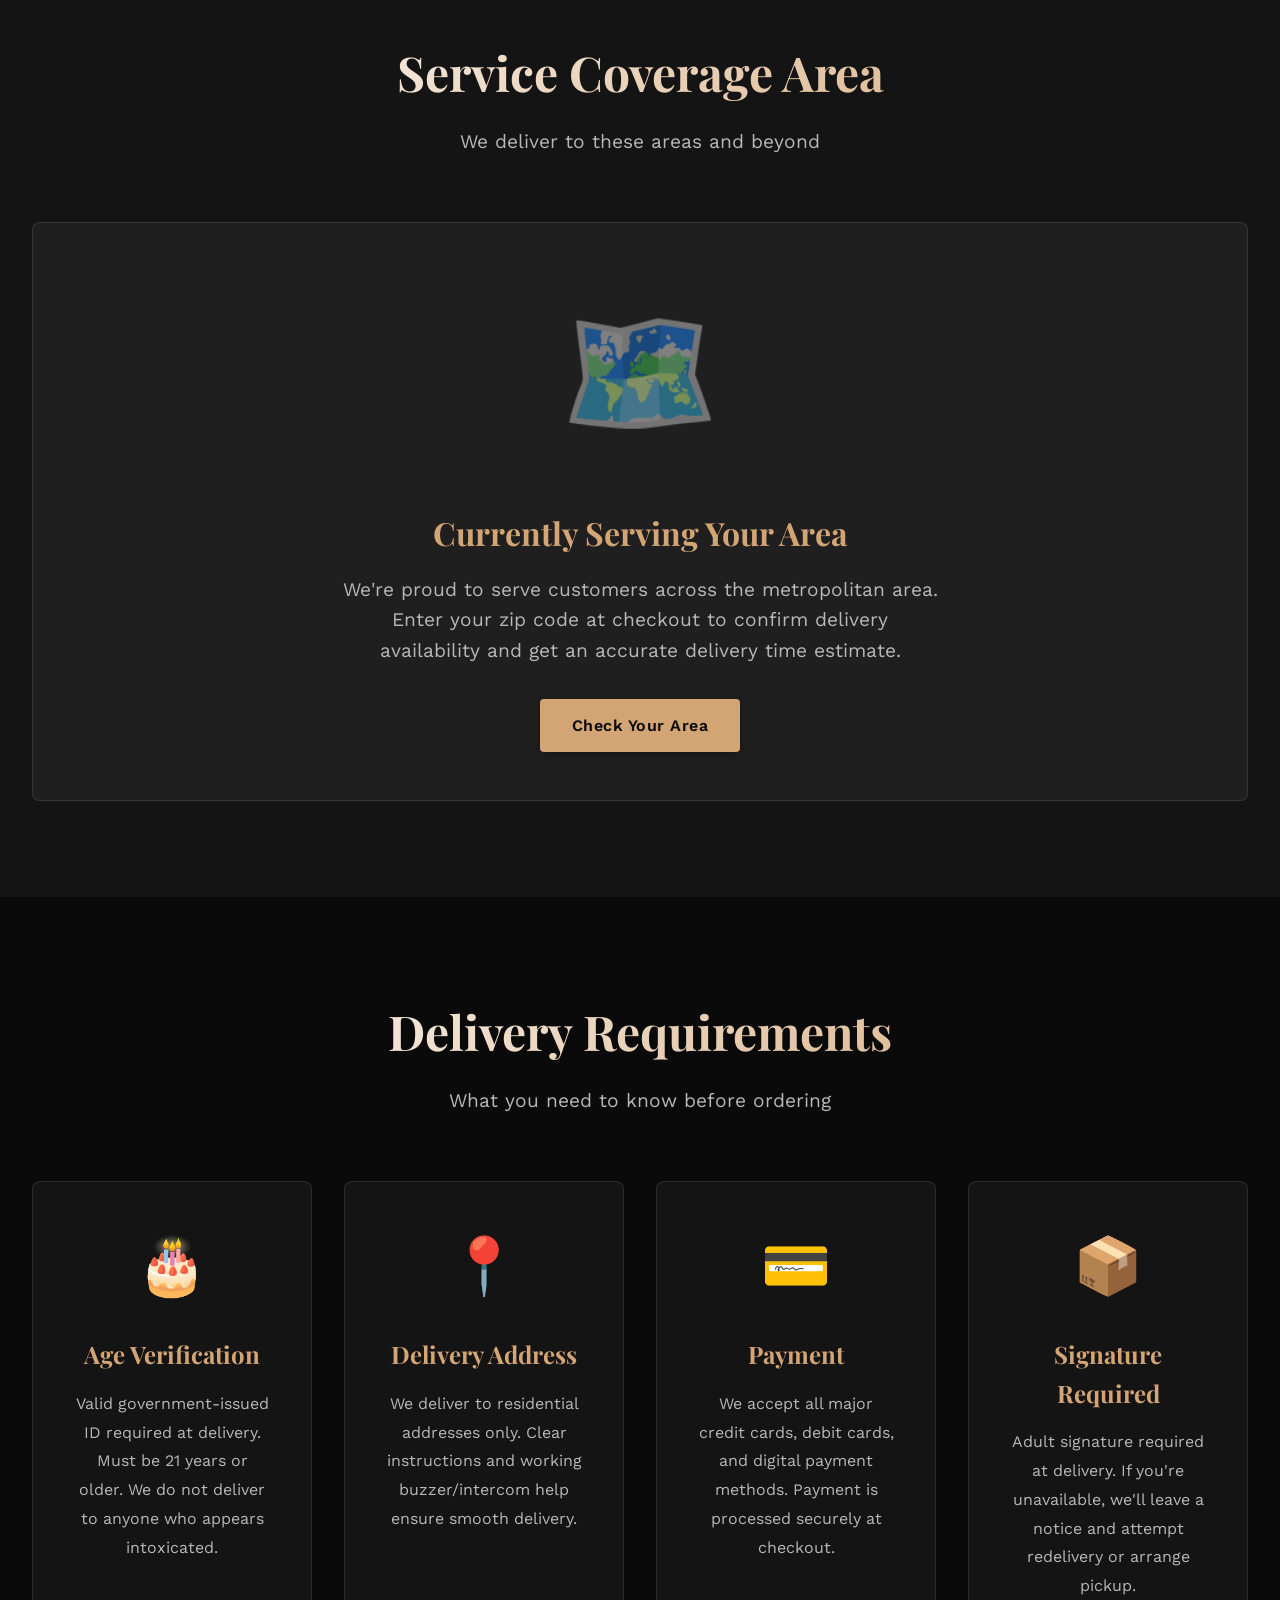
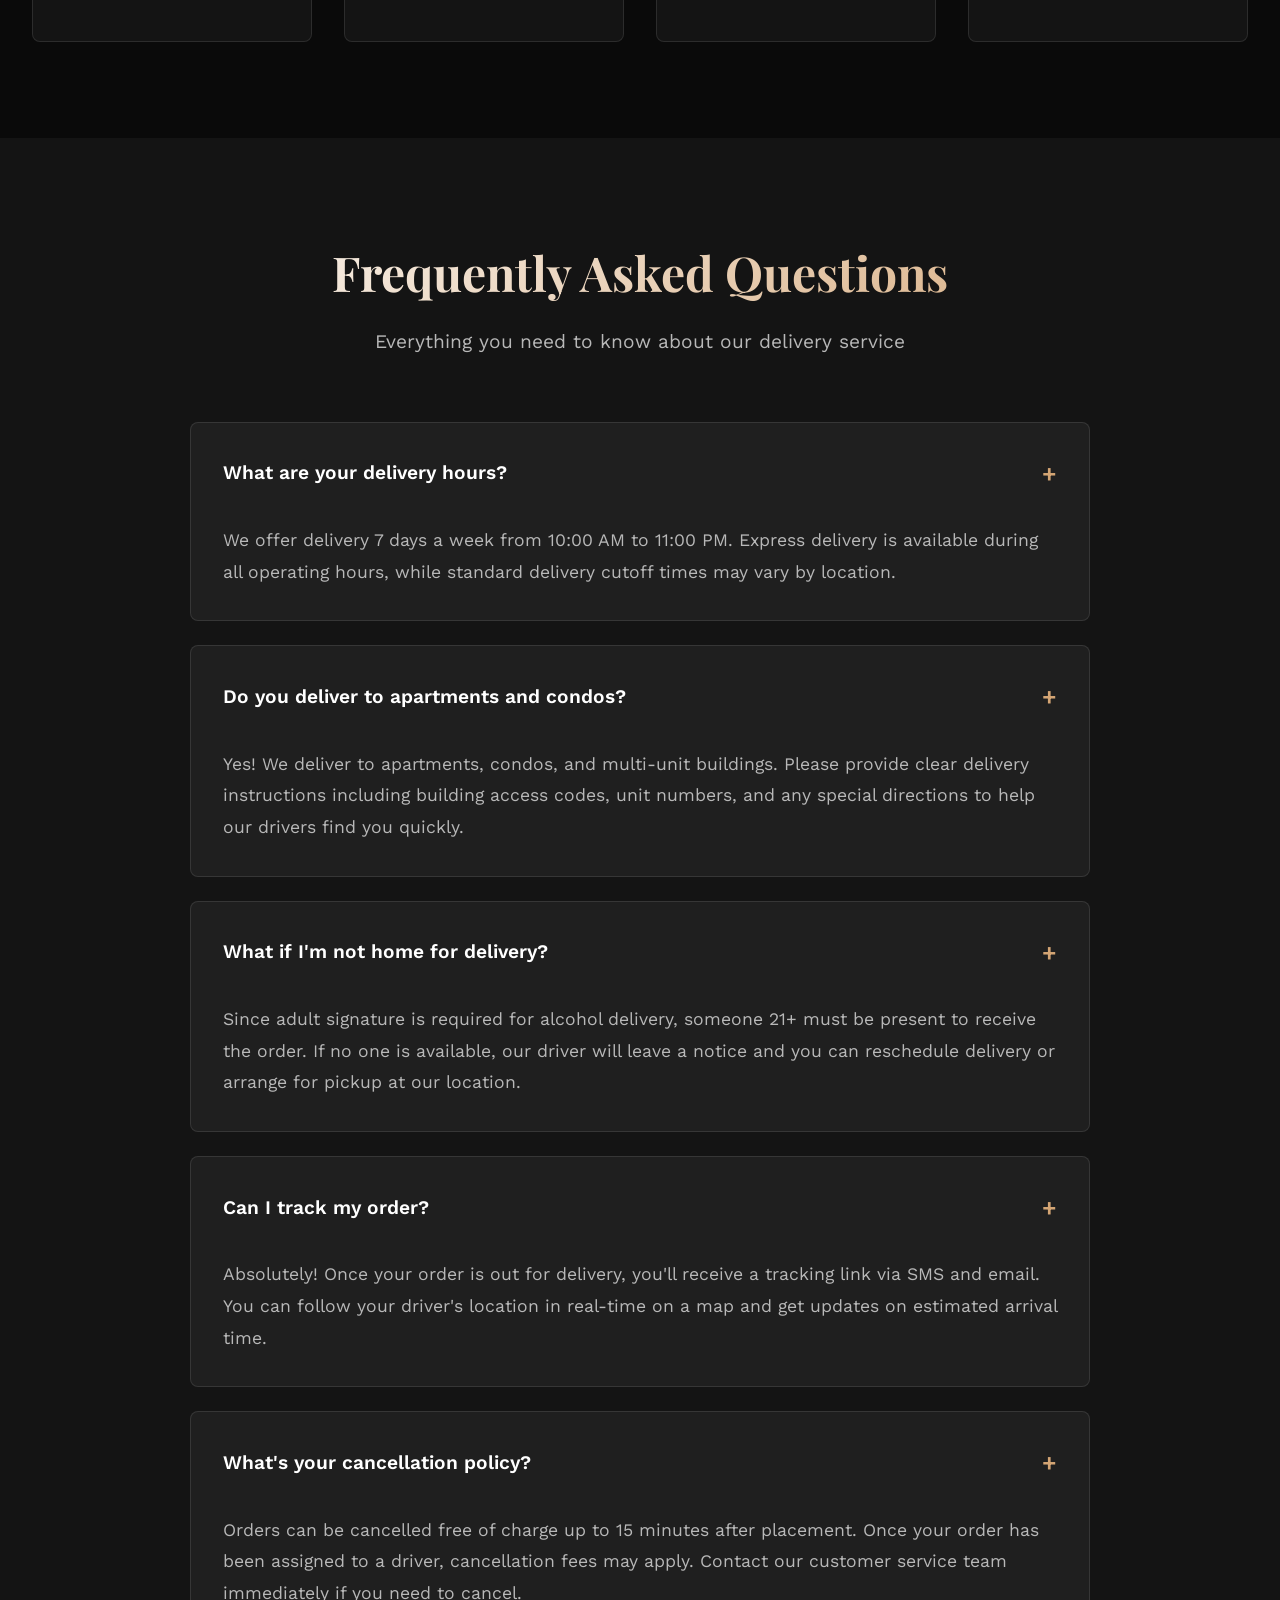
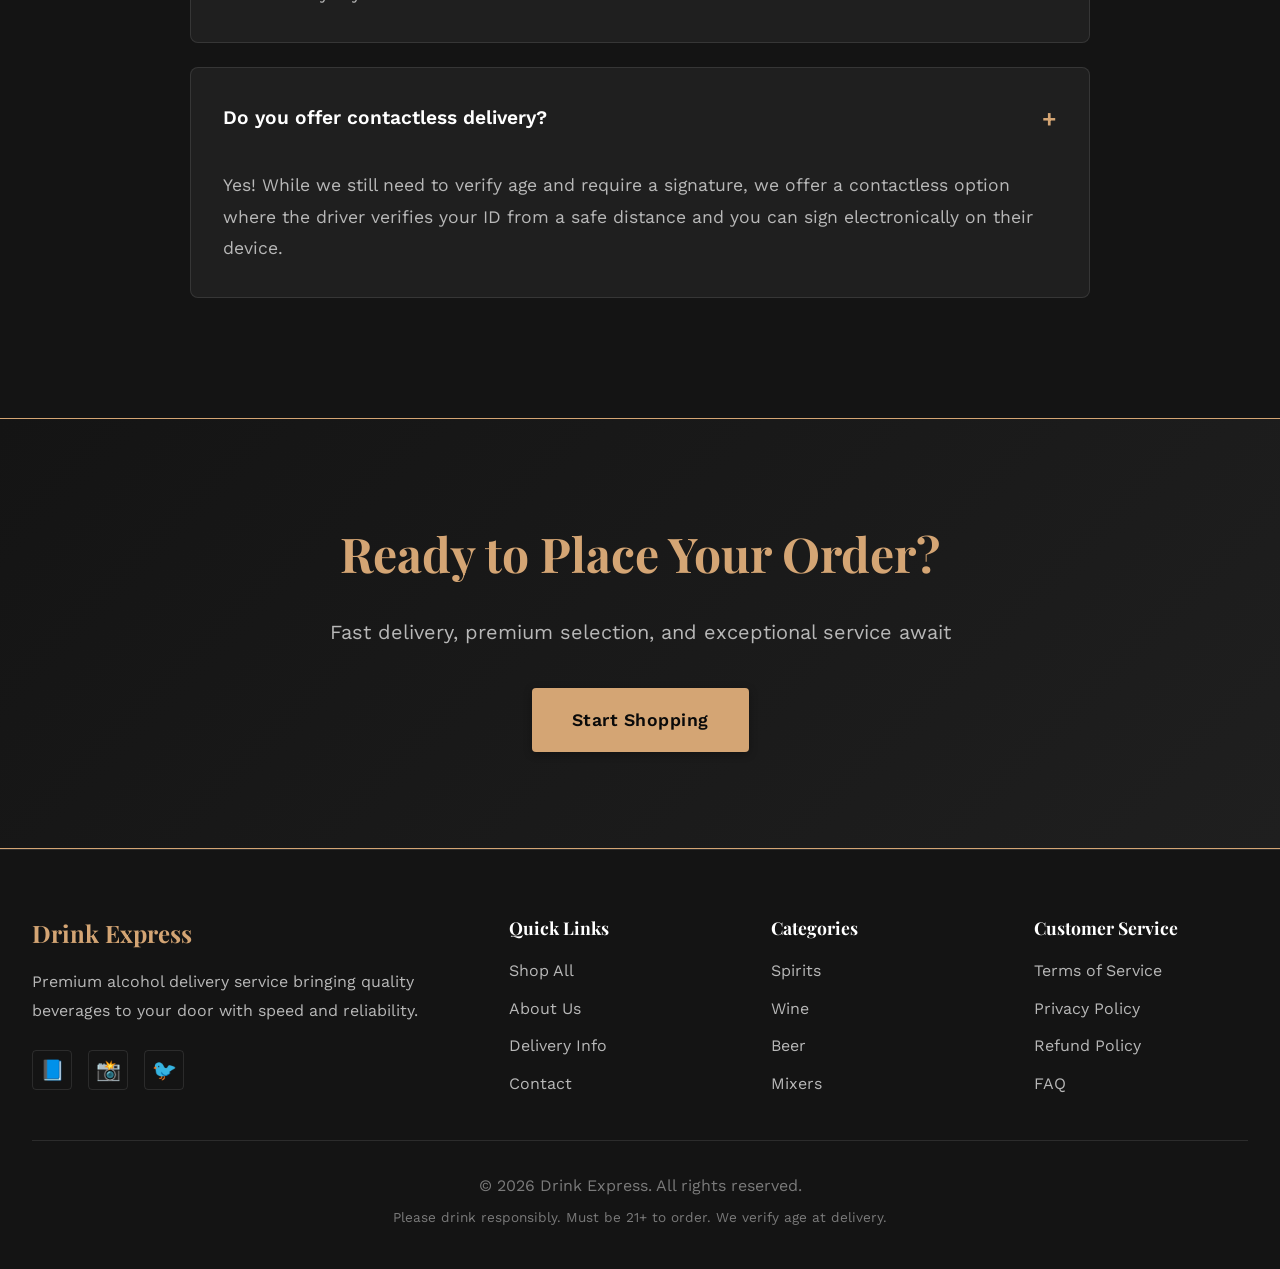
<file: delivery.html>
<!DOCTYPE html>
<html lang="en">
<head>
    <meta charset="UTF-8">
    <meta name="viewport" content="width=device-width, initial-scale=1.0">
    <title>Delivery Information - Drink Express</title>
    <link rel="stylesheet" href="styles.css">
    <link href="https://fonts.googleapis.com/css2?family=Playfair+Display:wght@400;600;700;900&family=Work+Sans:wght@300;400;500;600&display=swap" rel="stylesheet">
    <style>
        .delivery-hero {
            background: linear-gradient(135deg, var(--bg-secondary), var(--bg-tertiary));
            padding: 6rem 0 4rem;
            border-bottom: 1px solid var(--accent-gold);
        }
        
        .delivery-hero h1 {
            font-family: var(--font-display);
            font-size: 4rem;
            margin-bottom: 1.5rem;
            background: linear-gradient(135deg, var(--text-primary), var(--accent-gold));
            -webkit-background-clip: text;
            -webkit-text-fill-color: transparent;
            background-clip: text;
        }
        
        .delivery-options {
            display: grid;
            grid-template-columns: repeat(auto-fit, minmax(350px, 1fr));
            gap: 2.5rem;
        }
        
        .delivery-card {
            background: var(--bg-secondary);
            border: 2px solid var(--border-color);
            border-radius: 8px;
            padding: 3rem;
            transition: var(--transition-normal);
        }
        
        .delivery-card.featured {
            border-color: var(--accent-gold);
            position: relative;
        }
        
        .delivery-card.featured::before {
            content: 'MOST POPULAR';
            position: absolute;
            top: -12px;
            left: 50%;
            transform: translateX(-50%);
            background: var(--accent-gold);
            color: var(--bg-primary);
            padding: 0.4rem 1.5rem;
            border-radius: 50px;
            font-size: 0.75rem;
            font-weight: 700;
            letter-spacing: 1px;
        }
        
        .delivery-card:hover {
            transform: translateY(-8px);
            box-shadow: var(--shadow-lg);
            border-color: var(--accent-gold);
        }
        
        .delivery-icon {
            font-size: 4rem;
            margin-bottom: 1.5rem;
            display: block;
            filter: drop-shadow(0 0 10px var(--accent-gold));
        }
        
        .delivery-card h3 {
            font-family: var(--font-display);
            font-size: 2rem;
            margin-bottom: 1rem;
            color: var(--accent-gold);
        }
        
        .delivery-card .price {
            font-size: 2.5rem;
            font-weight: 700;
            color: var(--text-primary);
            margin-bottom: 0.5rem;
        }
        
        .delivery-card .timing {
            color: var(--text-secondary);
            font-size: 1.1rem;
            margin-bottom: 2rem;
        }
        
        .delivery-features {
            list-style: none;
            margin-bottom: 2rem;
        }
        
        .delivery-features li {
            color: var(--text-secondary);
            margin-bottom: 1rem;
            padding-left: 2rem;
            position: relative;
        }
        
        .delivery-features li::before {
            content: '✓';
            position: absolute;
            left: 0;
            color: var(--accent-gold);
            font-weight: 700;
            font-size: 1.2rem;
        }
        
        .zone-map {
            background: var(--bg-tertiary);
            border: 1px solid var(--border-color);
            border-radius: 8px;
            padding: 3rem;
            text-align: center;
            min-height: 400px;
            display: flex;
            flex-direction: column;
            align-items: center;
            justify-content: center;
        }
        
        .zone-map-icon {
            font-size: 8rem;
            margin-bottom: 2rem;
            opacity: 0.5;
        }
        
        .faq-section {
            background: var(--bg-secondary);
        }
        
        .faq-list {
            max-width: 900px;
            margin: 0 auto;
        }
        
        .faq-item {
            background: var(--bg-tertiary);
            border: 1px solid var(--border-color);
            border-radius: 8px;
            margin-bottom: 1.5rem;
            overflow: hidden;
            transition: var(--transition-normal);
        }
        
        .faq-item:hover {
            border-color: var(--accent-gold);
        }
        
        .faq-question {
            padding: 2rem;
            cursor: pointer;
            display: flex;
            justify-content: space-between;
            align-items: center;
            font-weight: 600;
            font-size: 1.2rem;
            color: var(--text-primary);
        }
        
        .faq-answer {
            padding: 0 2rem 2rem 2rem;
            color: var(--text-secondary);
            line-height: 1.8;
            font-size: 1.1rem;
        }
        
        .faq-icon {
            font-size: 1.5rem;
            color: var(--accent-gold);
        }
        
        .requirements-grid {
            display: grid;
            grid-template-columns: repeat(auto-fit, minmax(280px, 1fr));
            gap: 2rem;
        }
        
        .requirement-card {
            background: var(--bg-secondary);
            border: 1px solid var(--border-color);
            border-radius: 8px;
            padding: 2.5rem;
            text-align: center;
        }
        
        .requirement-icon {
            font-size: 3.5rem;
            margin-bottom: 1.5rem;
            display: block;
        }
        
        .requirement-card h3 {
            font-family: var(--font-display);
            font-size: 1.5rem;
            margin-bottom: 1rem;
            color: var(--accent-gold);
        }
        
        .requirement-card p {
            color: var(--text-secondary);
            line-height: 1.8;
        }
        
        @media (max-width: 768px) {
            .delivery-hero h1 {
                font-size: 2.5rem;
            }
        }
    </style>
</head>
<body>
    <!-- Navigation -->
    <nav class="navbar">
        <div class="container">
            <div class="nav-content">
                <a href="index.html" class="logo">
                    <span class="logo-icon">🥃</span>
                    <span class="logo-text">Drink Express</span>
                </a>
                <div class="nav-links">
                    <a href="index.html">Home</a>
                    <a href="shop.html">Shop</a>
                    <a href="about.html">About</a>
                    <a href="delivery.html" class="active">Delivery</a>
                    <a href="contact.html">Contact</a>
                </div>
                <div class="nav-actions">
                    <button class="icon-btn">🔍</button>
                    <button class="icon-btn cart-btn">
                        🛒
                        <span class="cart-count">0</span>
                    </button>
                </div>
            </div>
        </div>
    </nav>

    <!-- Delivery Hero -->
    <section class="delivery-hero">
        <div class="container" style="text-align: center;">
            <h1>Delivery Information</h1>
            <p style="font-size: 1.4rem; color: var(--text-secondary); max-width: 800px; margin: 0 auto;">Fast, reliable delivery right to your door. Choose the delivery option that works best for you.</p>
        </div>
    </section>

    <!-- Delivery Options -->
    <section style="padding: var(--spacing-xl) 0;">
        <div class="container">
            <div class="section-header">
                <h2>Delivery Options</h2>
                <p>Flexible delivery to fit your schedule</p>
            </div>
            <div class="delivery-options">
                <div class="delivery-card featured">
                    <span class="delivery-icon">⚡</span>
                    <h3>Express Delivery</h3>
                    <div class="price">$9.99</div>
                    <div class="timing">Delivery in under 60 minutes</div>
                    <ul class="delivery-features">
                        <li>Lightning-fast delivery</li>
                        <li>Priority handling</li>
                        <li>Real-time GPS tracking</li>
                        <li>Perfect for last-minute needs</li>
                        <li>Available 7 days a week</li>
                    </ul>
                    <a href="shop.html" class="btn-primary" style="width: 100%;">Order Now</a>
                </div>

                <div class="delivery-card">
                    <span class="delivery-icon">🚚</span>
                    <h3>Standard Delivery</h3>
                    <div class="price">$4.99</div>
                    <div class="timing">Same-day delivery (2-4 hours)</div>
                    <ul class="delivery-features">
                        <li>Affordable shipping</li>
                        <li>Same-day delivery</li>
                        <li>Order tracking</li>
                        <li>Flexible time windows</li>
                        <li>Reliable service</li>
                    </ul>
                    <a href="shop.html" class="btn-outline" style="width: 100%;">Order Now</a>
                </div>

                <div class="delivery-card">
                    <span class="delivery-icon">🎁</span>
                    <h3>Free Delivery</h3>
                    <div class="price">FREE</div>
                    <div class="timing">Orders $150 and above</div>
                    <ul class="delivery-features">
                        <li>No delivery fee</li>
                        <li>Same-day or next-day</li>
                        <li>Full tracking included</li>
                        <li>Perfect for stocking up</li>
                        <li>Premium packaging</li>
                    </ul>
                    <a href="shop.html" class="btn-outline" style="width: 100%;">Start Shopping</a>
                </div>
            </div>
        </div>
    </section>

    <!-- Delivery Area -->
    <section style="padding: var(--spacing-xl) 0; background: var(--bg-secondary);">
        <div class="container">
            <div class="section-header">
                <h2>Service Coverage Area</h2>
                <p>We deliver to these areas and beyond</p>
            </div>
            <div class="zone-map">
                <div class="zone-map-icon">🗺️</div>
                <h3 style="font-family: var(--font-display); font-size: 2rem; color: var(--accent-gold); margin-bottom: 1rem;">Currently Serving Your Area</h3>
                <p style="color: var(--text-secondary); font-size: 1.2rem; max-width: 600px;">We're proud to serve customers across the metropolitan area. Enter your zip code at checkout to confirm delivery availability and get an accurate delivery time estimate.</p>
                <div style="margin-top: 2rem;">
                    <a href="contact.html" class="btn-primary">Check Your Area</a>
                </div>
            </div>
        </div>
    </section>

    <!-- Requirements -->
    <section style="padding: var(--spacing-xl) 0;">
        <div class="container">
            <div class="section-header">
                <h2>Delivery Requirements</h2>
                <p>What you need to know before ordering</p>
            </div>
            <div class="requirements-grid">
                <div class="requirement-card">
                    <span class="requirement-icon">🎂</span>
                    <h3>Age Verification</h3>
                    <p>Valid government-issued ID required at delivery. Must be 21 years or older. We do not deliver to anyone who appears intoxicated.</p>
                </div>
                <div class="requirement-card">
                    <span class="requirement-icon">📍</span>
                    <h3>Delivery Address</h3>
                    <p>We deliver to residential addresses only. Clear instructions and working buzzer/intercom help ensure smooth delivery.</p>
                </div>
                <div class="requirement-card">
                    <span class="requirement-icon">💳</span>
                    <h3>Payment</h3>
                    <p>We accept all major credit cards, debit cards, and digital payment methods. Payment is processed securely at checkout.</p>
                </div>
                <div class="requirement-card">
                    <span class="requirement-icon">📦</span>
                    <h3>Signature Required</h3>
                    <p>Adult signature required at delivery. If you're unavailable, we'll leave a notice and attempt redelivery or arrange pickup.</p>
                </div>
            </div>
        </div>
    </section>

    <!-- FAQ Section -->
    <section class="faq-section">
        <div class="container">
            <div class="section-header">
                <h2>Frequently Asked Questions</h2>
                <p>Everything you need to know about our delivery service</p>
            </div>
            <div class="faq-list">
                <div class="faq-item">
                    <div class="faq-question">
                        What are your delivery hours?
                        <span class="faq-icon">+</span>
                    </div>
                    <div class="faq-answer">
                        We offer delivery 7 days a week from 10:00 AM to 11:00 PM. Express delivery is available during all operating hours, while standard delivery cutoff times may vary by location.
                    </div>
                </div>

                <div class="faq-item">
                    <div class="faq-question">
                        Do you deliver to apartments and condos?
                        <span class="faq-icon">+</span>
                    </div>
                    <div class="faq-answer">
                        Yes! We deliver to apartments, condos, and multi-unit buildings. Please provide clear delivery instructions including building access codes, unit numbers, and any special directions to help our drivers find you quickly.
                    </div>
                </div>

                <div class="faq-item">
                    <div class="faq-question">
                        What if I'm not home for delivery?
                        <span class="faq-icon">+</span>
                    </div>
                    <div class="faq-answer">
                        Since adult signature is required for alcohol delivery, someone 21+ must be present to receive the order. If no one is available, our driver will leave a notice and you can reschedule delivery or arrange for pickup at our location.
                    </div>
                </div>

                <div class="faq-item">
                    <div class="faq-question">
                        Can I track my order?
                        <span class="faq-icon">+</span>
                    </div>
                    <div class="faq-answer">
                        Absolutely! Once your order is out for delivery, you'll receive a tracking link via SMS and email. You can follow your driver's location in real-time on a map and get updates on estimated arrival time.
                    </div>
                </div>

                <div class="faq-item">
                    <div class="faq-question">
                        What's your cancellation policy?
                        <span class="faq-icon">+</span>
                    </div>
                    <div class="faq-answer">
                        Orders can be cancelled free of charge up to 15 minutes after placement. Once your order has been assigned to a driver, cancellation fees may apply. Contact our customer service team immediately if you need to cancel.
                    </div>
                </div>

                <div class="faq-item">
                    <div class="faq-question">
                        Do you offer contactless delivery?
                        <span class="faq-icon">+</span>
                    </div>
                    <div class="faq-answer">
                        Yes! While we still need to verify age and require a signature, we offer a contactless option where the driver verifies your ID from a safe distance and you can sign electronically on their device.
                    </div>
                </div>
            </div>
        </div>
    </section>

    <!-- CTA Section -->
    <section class="cta-section">
        <div class="container">
            <div class="cta-content">
                <h2>Ready to Place Your Order?</h2>
                <p>Fast delivery, premium selection, and exceptional service await</p>
                <a href="shop.html" class="btn-primary btn-large">Start Shopping</a>
            </div>
        </div>
    </section>

    <!-- Footer -->
    <footer class="footer">
        <div class="container">
            <div class="footer-content">
                <div class="footer-section">
                    <h3>Drink Express</h3>
                    <p>Premium alcohol delivery service bringing quality beverages to your door with speed and reliability.</p>
                    <div class="social-links">
                        <a href="#" class="social-link">📘</a>
                        <a href="#" class="social-link">📸</a>
                        <a href="#" class="social-link">🐦</a>
                    </div>
                </div>
                <div class="footer-section">
                    <h4>Quick Links</h4>
                    <ul>
                        <li><a href="shop.html">Shop All</a></li>
                        <li><a href="about.html">About Us</a></li>
                        <li><a href="delivery.html">Delivery Info</a></li>
                        <li><a href="contact.html">Contact</a></li>
                    </ul>
                </div>
                <div class="footer-section">
                    <h4>Categories</h4>
                    <ul>
                        <li><a href="shop.html?category=spirits">Spirits</a></li>
                        <li><a href="shop.html?category=wine">Wine</a></li>
                        <li><a href="shop.html?category=beer">Beer</a></li>
                        <li><a href="shop.html?category=mixers">Mixers</a></li>
                    </ul>
                </div>
                <div class="footer-section">
                    <h4>Customer Service</h4>
                    <ul>
                        <li><a href="#">Terms of Service</a></li>
                        <li><a href="#">Privacy Policy</a></li>
                        <li><a href="#">Refund Policy</a></li>
                        <li><a href="#">FAQ</a></li>
                    </ul>
                </div>
            </div>
            <div class="footer-bottom">
                <p>&copy; 2026 Drink Express. All rights reserved.</p>
                <p class="footer-disclaimer">Please drink responsibly. Must be 21+ to order. We verify age at delivery.</p>
            </div>
        </div>
    </footer>

    <script src="script.js"></script>
</body>
</html>
</file>
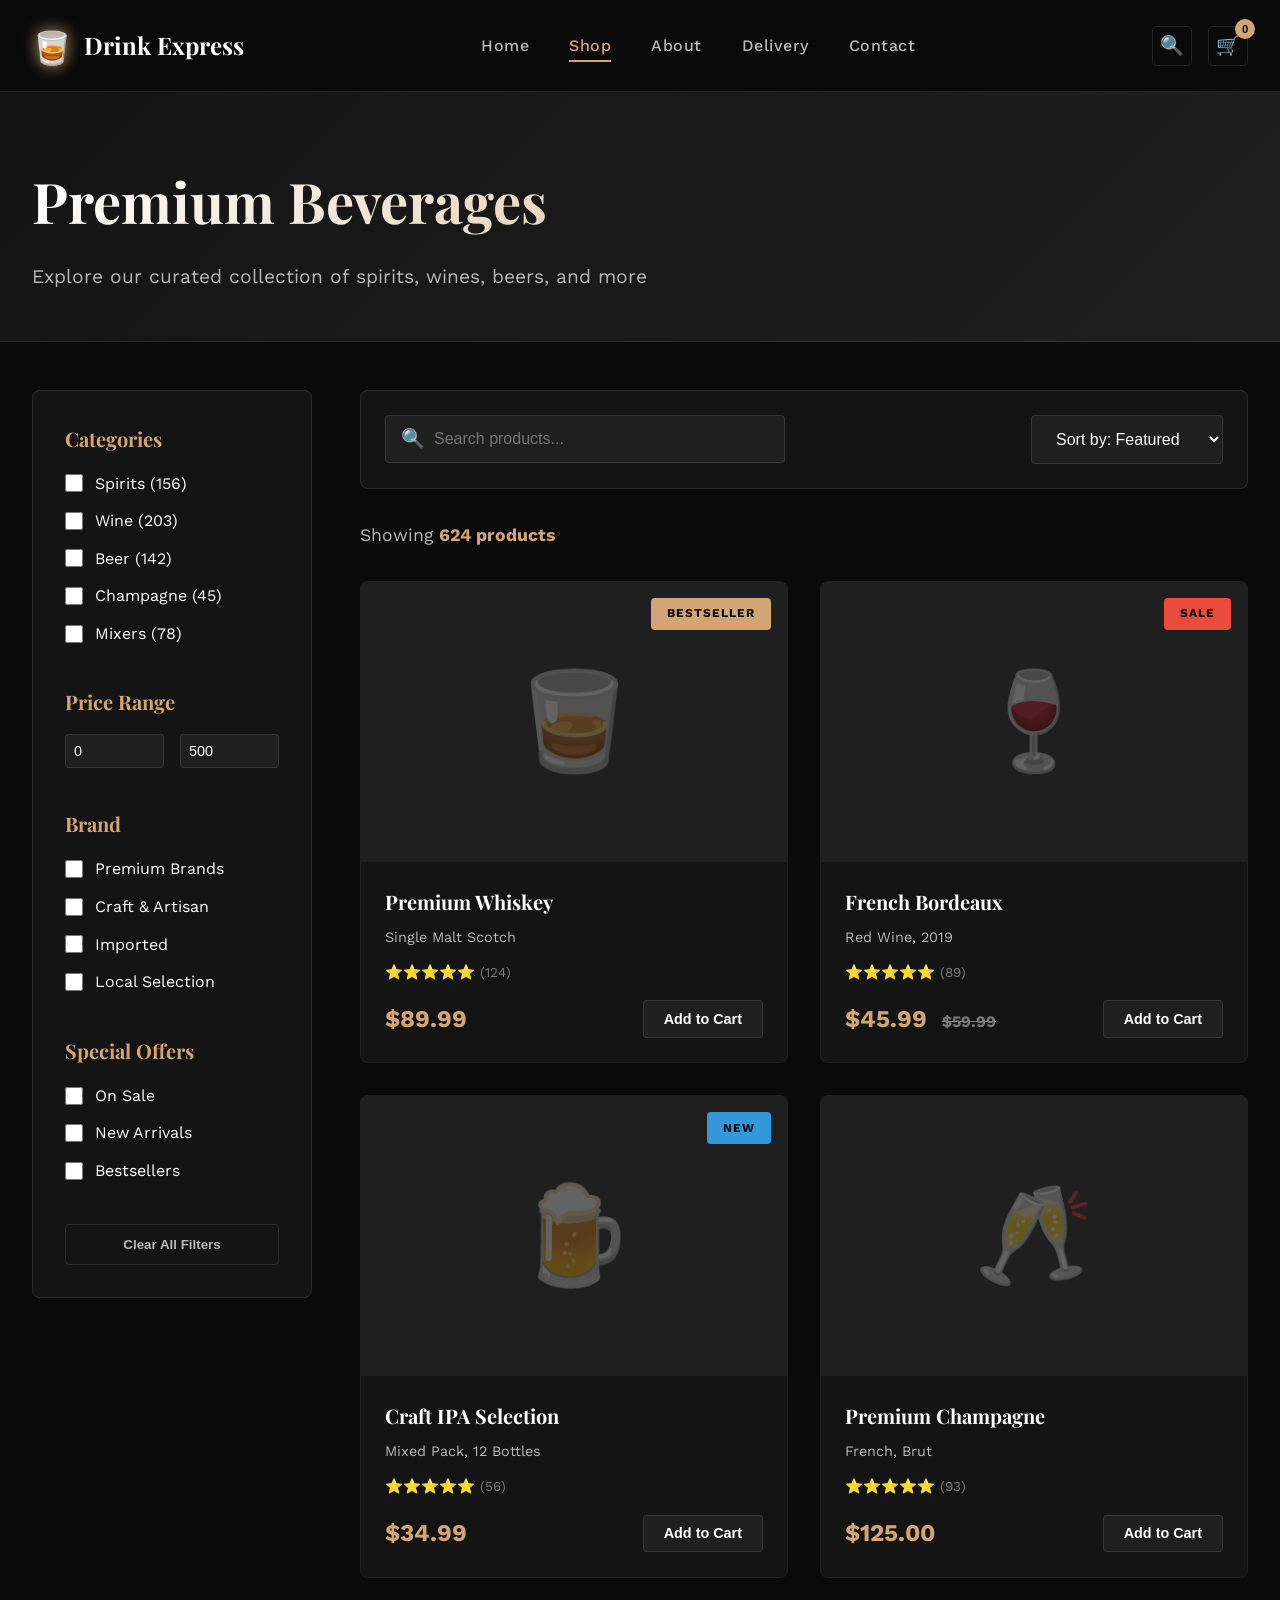
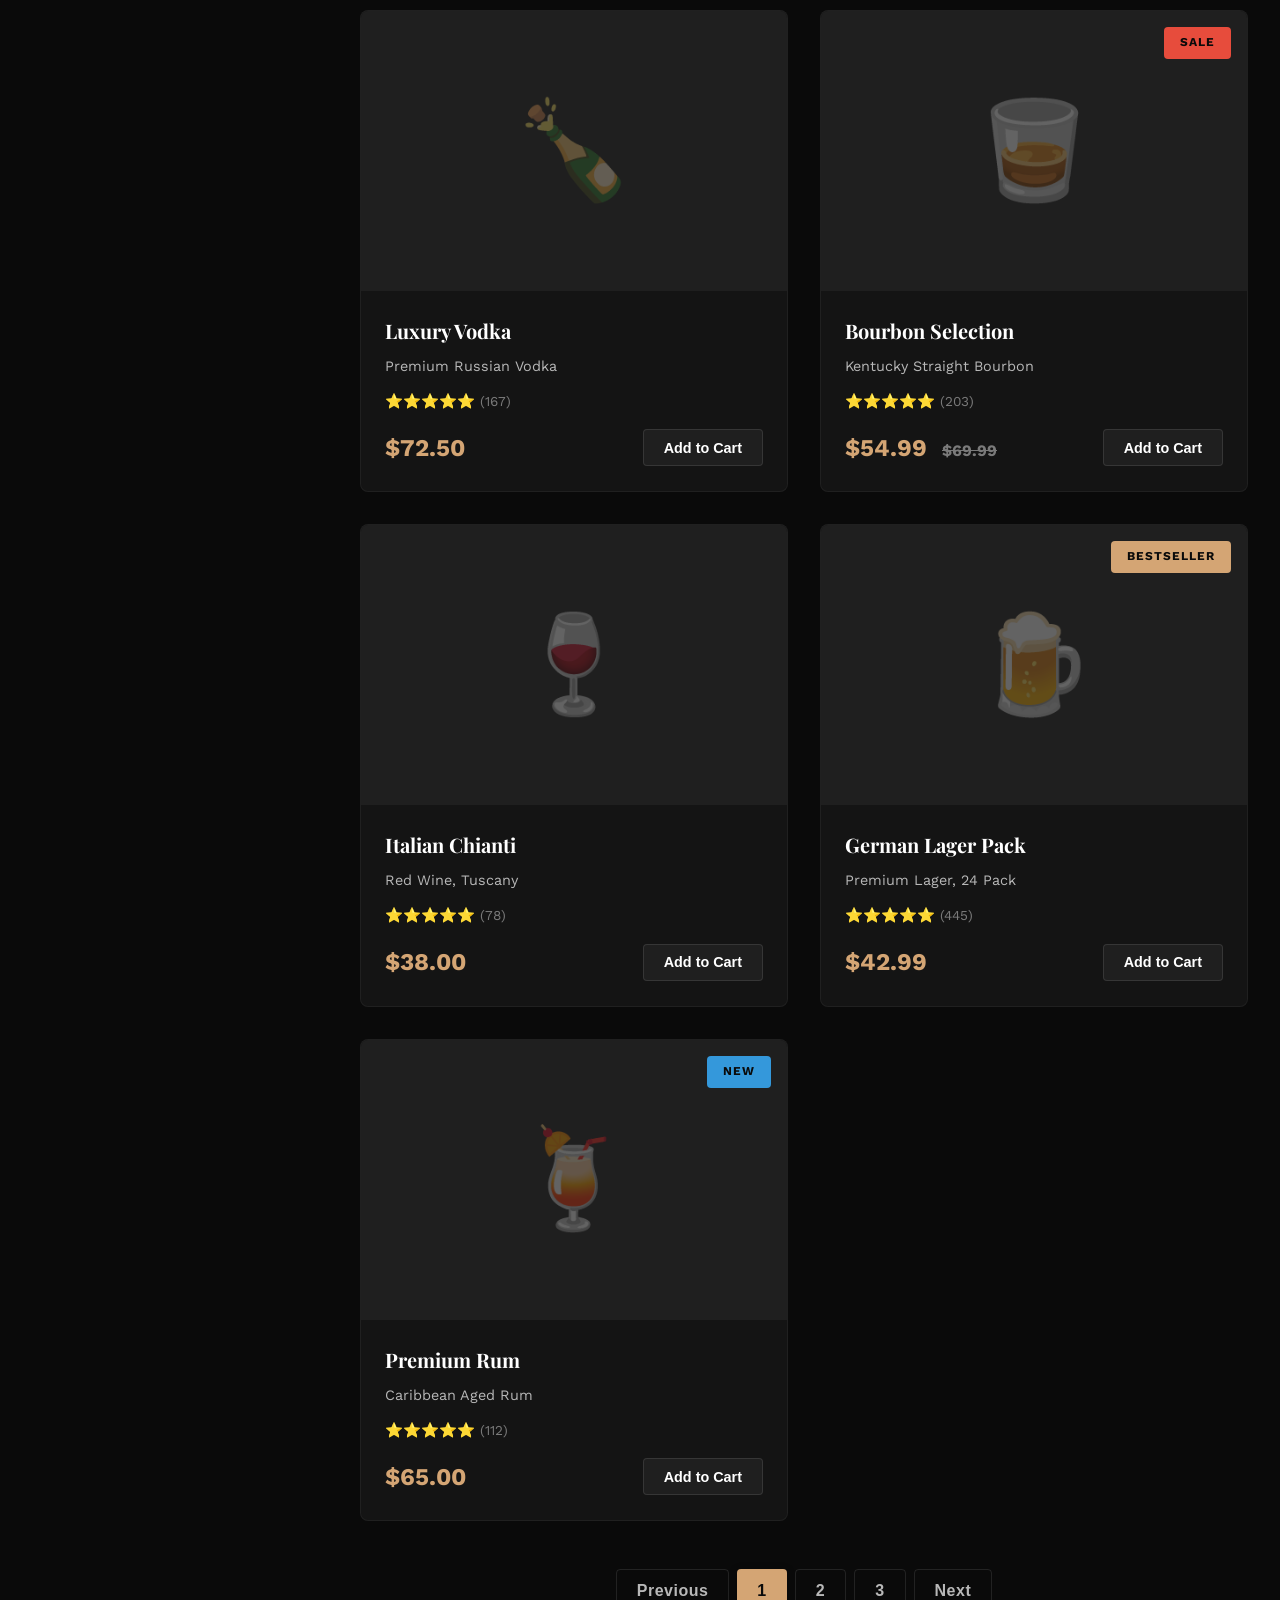
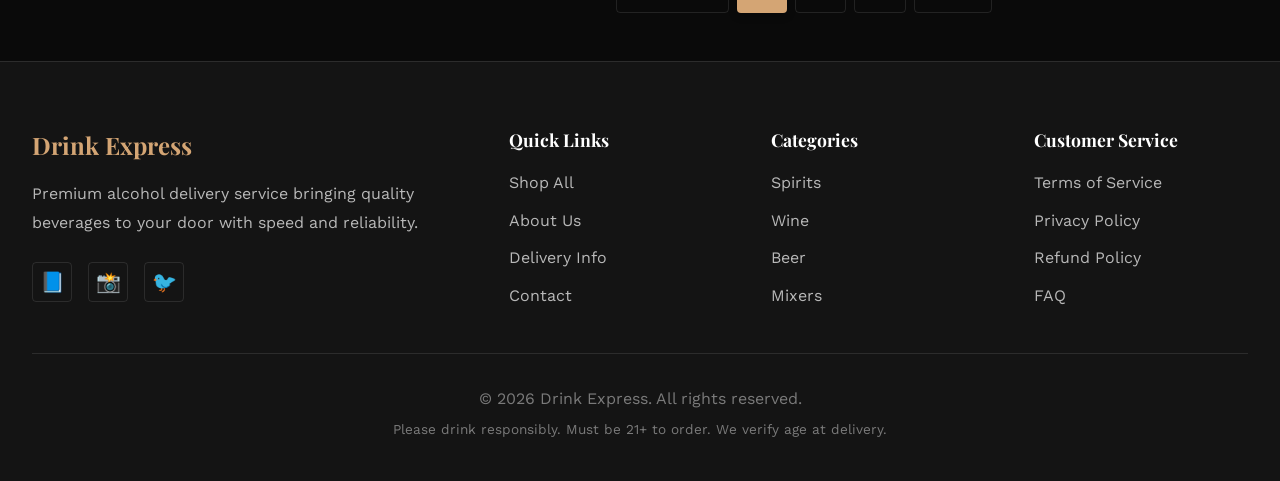
<file: shop.html>
<!DOCTYPE html>
<html lang="en">
<head>
    <meta charset="UTF-8">
    <meta name="viewport" content="width=device-width, initial-scale=1.0">
    <title>Shop - Drink Express | Browse Premium Beverages</title>
    <link rel="stylesheet" href="styles.css">
    <link href="https://fonts.googleapis.com/css2?family=Playfair+Display:wght@400;600;700;900&family=Work+Sans:wght@300;400;500;600&display=swap" rel="stylesheet">
    <style>
        .shop-header {
            background: linear-gradient(135deg, var(--bg-secondary), var(--bg-tertiary));
            padding: 4rem 0 3rem;
            border-bottom: 1px solid var(--border-color);
        }
        
        .shop-header h1 {
            font-family: var(--font-display);
            font-size: 3.5rem;
            margin-bottom: 1rem;
            background: linear-gradient(135deg, var(--text-primary), var(--accent-gold));
            -webkit-background-clip: text;
            -webkit-text-fill-color: transparent;
            background-clip: text;
        }
        
        .shop-container {
            display: grid;
            grid-template-columns: 280px 1fr;
            gap: 3rem;
            padding: 3rem 0;
        }
        
        .filters-sidebar {
            background: var(--bg-secondary);
            border: 1px solid var(--border-color);
            border-radius: 8px;
            padding: 2rem;
            height: fit-content;
            position: sticky;
            top: 100px;
        }
        
        .filter-section {
            margin-bottom: 2.5rem;
        }
        
        .filter-section h3 {
            font-family: var(--font-display);
            font-size: 1.25rem;
            margin-bottom: 1rem;
            color: var(--accent-gold);
        }
        
        .filter-option {
            display: flex;
            align-items: center;
            margin-bottom: 0.75rem;
            cursor: pointer;
            transition: var(--transition-fast);
        }
        
        .filter-option:hover {
            color: var(--accent-gold);
        }
        
        .filter-option input[type="checkbox"] {
            margin-right: 0.75rem;
            width: 18px;
            height: 18px;
            cursor: pointer;
        }
        
        .price-inputs {
            display: flex;
            gap: 1rem;
            margin-top: 1rem;
        }
        
        .price-input {
            flex: 1;
        }
        
        .price-input input {
            width: 100%;
            background: var(--bg-tertiary);
            border: 1px solid var(--border-color);
            color: var(--text-primary);
            padding: 0.5rem;
            border-radius: 4px;
            font-size: 0.9rem;
        }
        
        .clear-filters {
            width: 100%;
            background: transparent;
            border: 1px solid var(--border-color);
            color: var(--text-secondary);
            padding: 0.75rem;
            border-radius: 4px;
            cursor: pointer;
            transition: var(--transition-fast);
            font-weight: 600;
        }
        
        .clear-filters:hover {
            border-color: var(--accent-gold);
            color: var(--accent-gold);
        }
        
        .shop-content {
            min-height: 60vh;
        }
        
        .shop-controls {
            display: flex;
            justify-content: space-between;
            align-items: center;
            margin-bottom: 2rem;
            padding: 1.5rem;
            background: var(--bg-secondary);
            border: 1px solid var(--border-color);
            border-radius: 8px;
        }
        
        .search-box {
            flex: 1;
            max-width: 400px;
            position: relative;
        }
        
        .search-box input {
            width: 100%;
            background: var(--bg-tertiary);
            border: 1px solid var(--border-color);
            color: var(--text-primary);
            padding: 0.875rem 1rem 0.875rem 3rem;
            border-radius: 4px;
            font-size: 1rem;
            transition: var(--transition-fast);
        }
        
        .search-box input:focus {
            outline: none;
            border-color: var(--accent-gold);
        }
        
        .search-icon {
            position: absolute;
            left: 1rem;
            top: 50%;
            transform: translateY(-50%);
            font-size: 1.2rem;
        }
        
        .sort-dropdown {
            background: var(--bg-tertiary);
            border: 1px solid var(--border-color);
            color: var(--text-primary);
            padding: 0.875rem 1.25rem;
            border-radius: 4px;
            cursor: pointer;
            font-size: 1rem;
            transition: var(--transition-fast);
        }
        
        .sort-dropdown:hover {
            border-color: var(--accent-gold);
        }
        
        .results-count {
            color: var(--text-secondary);
            font-size: 1.1rem;
        }
        
        .results-count strong {
            color: var(--accent-gold);
        }
        
        @media (max-width: 1024px) {
            .shop-container {
                grid-template-columns: 1fr;
            }
            
            .filters-sidebar {
                position: static;
            }
            
            .shop-controls {
                flex-direction: column;
                gap: 1rem;
                align-items: stretch;
            }
            
            .search-box {
                max-width: 100%;
            }
        }
    </style>
</head>
<body>
    <!-- Navigation -->
    <nav class="navbar">
        <div class="container">
            <div class="nav-content">
                <a href="index.html" class="logo">
                    <span class="logo-icon">🥃</span>
                    <span class="logo-text">Drink Express</span>
                </a>
                <div class="nav-links">
                    <a href="index.html">Home</a>
                    <a href="shop.html" class="active">Shop</a>
                    <a href="about.html">About</a>
                    <a href="delivery.html">Delivery</a>
                    <a href="contact.html">Contact</a>
                </div>
                <div class="nav-actions">
                    <button class="icon-btn">🔍</button>
                    <button class="icon-btn cart-btn">
                        🛒
                        <span class="cart-count">0</span>
                    </button>
                </div>
            </div>
        </div>
    </nav>

    <!-- Shop Header -->
    <section class="shop-header">
        <div class="container">
            <h1>Premium Beverages</h1>
            <p style="color: var(--text-secondary); font-size: 1.2rem;">Explore our curated collection of spirits, wines, beers, and more</p>
        </div>
    </section>

    <!-- Shop Content -->
    <div class="container">
        <div class="shop-container">
            <!-- Filters Sidebar -->
            <aside class="filters-sidebar">
                <div class="filter-section">
                    <h3>Categories</h3>
                    <label class="filter-option">
                        <input type="checkbox" value="spirits">
                        <span>Spirits (156)</span>
                    </label>
                    <label class="filter-option">
                        <input type="checkbox" value="wine">
                        <span>Wine (203)</span>
                    </label>
                    <label class="filter-option">
                        <input type="checkbox" value="beer">
                        <span>Beer (142)</span>
                    </label>
                    <label class="filter-option">
                        <input type="checkbox" value="champagne">
                        <span>Champagne (45)</span>
                    </label>
                    <label class="filter-option">
                        <input type="checkbox" value="mixers">
                        <span>Mixers (78)</span>
                    </label>
                </div>

                <div class="filter-section">
                    <h3>Price Range</h3>
                    <div class="price-inputs">
                        <div class="price-input">
                            <input type="number" placeholder="Min ($)" value="0">
                        </div>
                        <div class="price-input">
                            <input type="number" placeholder="Max ($)" value="500">
                        </div>
                    </div>
                </div>

                <div class="filter-section">
                    <h3>Brand</h3>
                    <label class="filter-option">
                        <input type="checkbox" value="premium">
                        <span>Premium Brands</span>
                    </label>
                    <label class="filter-option">
                        <input type="checkbox" value="craft">
                        <span>Craft & Artisan</span>
                    </label>
                    <label class="filter-option">
                        <input type="checkbox" value="imported">
                        <span>Imported</span>
                    </label>
                    <label class="filter-option">
                        <input type="checkbox" value="local">
                        <span>Local Selection</span>
                    </label>
                </div>

                <div class="filter-section">
                    <h3>Special Offers</h3>
                    <label class="filter-option">
                        <input type="checkbox" value="sale">
                        <span>On Sale</span>
                    </label>
                    <label class="filter-option">
                        <input type="checkbox" value="new">
                        <span>New Arrivals</span>
                    </label>
                    <label class="filter-option">
                        <input type="checkbox" value="bestseller">
                        <span>Bestsellers</span>
                    </label>
                </div>

                <button class="clear-filters">Clear All Filters</button>
            </aside>

            <!-- Products Area -->
            <div class="shop-content">
                <div class="shop-controls">
                    <div class="search-box">
                        <span class="search-icon">🔍</span>
                        <input type="text" placeholder="Search products...">
                    </div>
                    <select class="sort-dropdown">
                        <option>Sort by: Featured</option>
                        <option>Price: Low to High</option>
                        <option>Price: High to Low</option>
                        <option>Newest First</option>
                        <option>Best Selling</option>
                        <option>Highest Rated</option>
                    </select>
                </div>

                <div class="results-count">
                    Showing <strong>624 products</strong>
                </div>

                <div class="products-grid" style="margin-top: 2rem;">
                    <!-- Product 1 -->
                    <div class="product-card">
                        <div class="product-badge">Bestseller</div>
                        <div class="product-image">
                            <div class="product-img-placeholder">🥃</div>
                        </div>
                        <div class="product-info">
                            <h3 class="product-name">Premium Whiskey</h3>
                            <p class="product-category">Single Malt Scotch</p>
                            <div class="product-rating">⭐⭐⭐⭐⭐ <span>(124)</span></div>
                            <div class="product-footer">
                                <span class="product-price">$89.99</span>
                                <button class="btn-add-cart">Add to Cart</button>
                            </div>
                        </div>
                    </div>

                    <!-- Product 2 -->
                    <div class="product-card">
                        <div class="product-badge sale">Sale</div>
                        <div class="product-image">
                            <div class="product-img-placeholder">🍷</div>
                        </div>
                        <div class="product-info">
                            <h3 class="product-name">French Bordeaux</h3>
                            <p class="product-category">Red Wine, 2019</p>
                            <div class="product-rating">⭐⭐⭐⭐⭐ <span>(89)</span></div>
                            <div class="product-footer">
                                <span class="product-price">$45.99 <del>$59.99</del></span>
                                <button class="btn-add-cart">Add to Cart</button>
                            </div>
                        </div>
                    </div>

                    <!-- Product 3 -->
                    <div class="product-card">
                        <div class="product-badge new">New</div>
                        <div class="product-image">
                            <div class="product-img-placeholder">🍺</div>
                        </div>
                        <div class="product-info">
                            <h3 class="product-name">Craft IPA Selection</h3>
                            <p class="product-category">Mixed Pack, 12 Bottles</p>
                            <div class="product-rating">⭐⭐⭐⭐⭐ <span>(56)</span></div>
                            <div class="product-footer">
                                <span class="product-price">$34.99</span>
                                <button class="btn-add-cart">Add to Cart</button>
                            </div>
                        </div>
                    </div>

                    <!-- Product 4 -->
                    <div class="product-card">
                        <div class="product-image">
                            <div class="product-img-placeholder">🥂</div>
                        </div>
                        <div class="product-info">
                            <h3 class="product-name">Premium Champagne</h3>
                            <p class="product-category">French, Brut</p>
                            <div class="product-rating">⭐⭐⭐⭐⭐ <span>(93)</span></div>
                            <div class="product-footer">
                                <span class="product-price">$125.00</span>
                                <button class="btn-add-cart">Add to Cart</button>
                            </div>
                        </div>
                    </div>

                    <!-- Product 5 -->
                    <div class="product-card">
                        <div class="product-image">
                            <div class="product-img-placeholder">🍾</div>
                        </div>
                        <div class="product-info">
                            <h3 class="product-name">Luxury Vodka</h3>
                            <p class="product-category">Premium Russian Vodka</p>
                            <div class="product-rating">⭐⭐⭐⭐⭐ <span>(167)</span></div>
                            <div class="product-footer">
                                <span class="product-price">$72.50</span>
                                <button class="btn-add-cart">Add to Cart</button>
                            </div>
                        </div>
                    </div>

                    <!-- Product 6 -->
                    <div class="product-card">
                        <div class="product-badge sale">Sale</div>
                        <div class="product-image">
                            <div class="product-img-placeholder">🥃</div>
                        </div>
                        <div class="product-info">
                            <h3 class="product-name">Bourbon Selection</h3>
                            <p class="product-category">Kentucky Straight Bourbon</p>
                            <div class="product-rating">⭐⭐⭐⭐⭐ <span>(203)</span></div>
                            <div class="product-footer">
                                <span class="product-price">$54.99 <del>$69.99</del></span>
                                <button class="btn-add-cart">Add to Cart</button>
                            </div>
                        </div>
                    </div>

                    <!-- Product 7 -->
                    <div class="product-card">
                        <div class="product-image">
                            <div class="product-img-placeholder">🍷</div>
                        </div>
                        <div class="product-info">
                            <h3 class="product-name">Italian Chianti</h3>
                            <p class="product-category">Red Wine, Tuscany</p>
                            <div class="product-rating">⭐⭐⭐⭐⭐ <span>(78)</span></div>
                            <div class="product-footer">
                                <span class="product-price">$38.00</span>
                                <button class="btn-add-cart">Add to Cart</button>
                            </div>
                        </div>
                    </div>

                    <!-- Product 8 -->
                    <div class="product-card">
                        <div class="product-badge">Bestseller</div>
                        <div class="product-image">
                            <div class="product-img-placeholder">🍺</div>
                        </div>
                        <div class="product-info">
                            <h3 class="product-name">German Lager Pack</h3>
                            <p class="product-category">Premium Lager, 24 Pack</p>
                            <div class="product-rating">⭐⭐⭐⭐⭐ <span>(445)</span></div>
                            <div class="product-footer">
                                <span class="product-price">$42.99</span>
                                <button class="btn-add-cart">Add to Cart</button>
                            </div>
                        </div>
                    </div>

                    <!-- Product 9 -->
                    <div class="product-card">
                        <div class="product-badge new">New</div>
                        <div class="product-image">
                            <div class="product-img-placeholder">🍹</div>
                        </div>
                        <div class="product-info">
                            <h3 class="product-name">Premium Rum</h3>
                            <p class="product-category">Caribbean Aged Rum</p>
                            <div class="product-rating">⭐⭐⭐⭐⭐ <span>(112)</span></div>
                            <div class="product-footer">
                                <span class="product-price">$65.00</span>
                                <button class="btn-add-cart">Add to Cart</button>
                            </div>
                        </div>
                    </div>
                </div>

                <!-- Pagination -->
                <div style="display: flex; justify-content: center; gap: 0.5rem; margin-top: 3rem;">
                    <button class="btn-secondary" style="padding: 0.75rem 1.25rem;">Previous</button>
                    <button class="btn-primary" style="padding: 0.75rem 1.25rem;">1</button>
                    <button class="btn-secondary" style="padding: 0.75rem 1.25rem;">2</button>
                    <button class="btn-secondary" style="padding: 0.75rem 1.25rem;">3</button>
                    <button class="btn-secondary" style="padding: 0.75rem 1.25rem;">Next</button>
                </div>
            </div>
        </div>
    </div>

    <!-- Footer -->
    <footer class="footer">
        <div class="container">
            <div class="footer-content">
                <div class="footer-section">
                    <h3>Drink Express</h3>
                    <p>Premium alcohol delivery service bringing quality beverages to your door with speed and reliability.</p>
                    <div class="social-links">
                        <a href="#" class="social-link">📘</a>
                        <a href="#" class="social-link">📸</a>
                        <a href="#" class="social-link">🐦</a>
                    </div>
                </div>
                <div class="footer-section">
                    <h4>Quick Links</h4>
                    <ul>
                        <li><a href="shop.html">Shop All</a></li>
                        <li><a href="about.html">About Us</a></li>
                        <li><a href="delivery.html">Delivery Info</a></li>
                        <li><a href="contact.html">Contact</a></li>
                    </ul>
                </div>
                <div class="footer-section">
                    <h4>Categories</h4>
                    <ul>
                        <li><a href="shop.html?category=spirits">Spirits</a></li>
                        <li><a href="shop.html?category=wine">Wine</a></li>
                        <li><a href="shop.html?category=beer">Beer</a></li>
                        <li><a href="shop.html?category=mixers">Mixers</a></li>
                    </ul>
                </div>
                <div class="footer-section">
                    <h4>Customer Service</h4>
                    <ul>
                        <li><a href="#">Terms of Service</a></li>
                        <li><a href="#">Privacy Policy</a></li>
                        <li><a href="#">Refund Policy</a></li>
                        <li><a href="#">FAQ</a></li>
                    </ul>
                </div>
            </div>
            <div class="footer-bottom">
                <p>&copy; 2026 Drink Express. All rights reserved.</p>
                <p class="footer-disclaimer">Please drink responsibly. Must be 21+ to order. We verify age at delivery.</p>
            </div>
        </div>
    </footer>

    <script src="script.js"></script>
</body>
</html>
</file>
<file: styles.css>
:root {
    /* Color Palette - Dark Premium */
    --bg-primary: #0a0a0a;
    --bg-secondary: #141414;
    --bg-tertiary: #1f1f1f;
    --bg-elevated: #2a2a2a;
    
    --text-primary: #ffffff;
    --text-secondary: #b8b8b8;
    --text-muted: #7a7a7a;
    
    --accent-gold: #d4a574;
    --accent-gold-light: #e8c4a0;
    --accent-gold-dark: #b8895f;
    
    --border-color: rgba(255, 255, 255, 0.1);
    --border-color-light: rgba(255, 255, 255, 0.05);
    
    /* Shadows */
    --shadow-sm: 0 2px 8px rgba(0, 0, 0, 0.3);
    --shadow-md: 0 4px 16px rgba(0, 0, 0, 0.4);
    --shadow-lg: 0 8px 32px rgba(0, 0, 0, 0.5);
    --glow-gold: 0 0 20px rgba(212, 165, 116, 0.3);
    
    /* Typography */
    --font-display: 'Playfair Display', serif;
    --font-body: 'Work Sans', sans-serif;
    
    /* Spacing */
    --spacing-xs: 0.5rem;
    --spacing-sm: 1rem;
    --spacing-md: 2rem;
    --spacing-lg: 4rem;
    --spacing-xl: 6rem;
    
    /* Transitions */
    --transition-fast: 0.2s ease;
    --transition-normal: 0.3s ease;
    --transition-slow: 0.5s ease;
}

* {
    margin: 0;
    padding: 0;
    box-sizing: border-box;
}

html {
    scroll-behavior: smooth;
}

body {
    font-family: var(--font-body);
    background: var(--bg-primary);
    color: var(--text-primary);
    line-height: 1.6;
    overflow-x: hidden;
}

.container {
    max-width: 1400px;
    margin: 0 auto;
    padding: 0 2rem;
}

/* Age Gate Modal */
.age-gate {
    position: fixed;
    top: 0;
    left: 0;
    width: 100%;
    height: 100%;
    background: rgba(10, 10, 10, 0.98);
    backdrop-filter: blur(10px);
    z-index: 10000;
    display: flex;
    align-items: center;
    justify-content: center;
    animation: fadeIn 0.5s ease;
}

.age-gate.hidden {
    display: none;
}

.age-gate-content {
    background: var(--bg-secondary);
    border: 1px solid var(--accent-gold);
    padding: 3rem;
    border-radius: 4px;
    text-align: center;
    max-width: 500px;
    box-shadow: var(--shadow-lg), var(--glow-gold);
    animation: slideUp 0.5s ease;
}

.age-gate-logo {
    font-size: 4rem;
    margin-bottom: 1.5rem;
}

.age-gate-content h2 {
    font-family: var(--font-display);
    font-size: 2rem;
    margin-bottom: 1rem;
    color: var(--accent-gold);
}

.age-gate-content p {
    color: var(--text-secondary);
    margin-bottom: 2rem;
}

.age-gate-buttons {
    display: flex;
    gap: 1rem;
    margin-bottom: 1.5rem;
}

.age-gate-buttons button {
    flex: 1;
}

.age-gate-disclaimer {
    font-size: 0.75rem;
    color: var(--text-muted);
    margin-bottom: 0 !important;
}

/* Navigation */
.navbar {
    background: rgba(10, 10, 10, 0.95);
    backdrop-filter: blur(10px);
    border-bottom: 1px solid var(--border-color);
    position: sticky;
    top: 0;
    z-index: 1000;
    animation: slideDown 0.5s ease;
}

.nav-content {
    display: flex;
    align-items: center;
    justify-content: space-between;
    padding: 1.25rem 0;
}

.logo {
    display: flex;
    align-items: center;
    gap: 0.75rem;
    text-decoration: none;
    font-family: var(--font-display);
    font-size: 1.5rem;
    font-weight: 700;
    color: var(--text-primary);
    transition: var(--transition-fast);
}

.logo-icon {
    font-size: 2rem;
    filter: drop-shadow(0 0 8px var(--accent-gold));
}

.logo:hover {
    color: var(--accent-gold);
}

.nav-links {
    display: flex;
    gap: 2.5rem;
}

.nav-links a {
    color: var(--text-secondary);
    text-decoration: none;
    font-weight: 500;
    position: relative;
    transition: var(--transition-fast);
    letter-spacing: 0.5px;
}

.nav-links a::after {
    content: '';
    position: absolute;
    bottom: -4px;
    left: 0;
    width: 0;
    height: 2px;
    background: var(--accent-gold);
    transition: var(--transition-normal);
}

.nav-links a:hover,
.nav-links a.active {
    color: var(--accent-gold);
}

.nav-links a:hover::after,
.nav-links a.active::after {
    width: 100%;
}

.nav-actions {
    display: flex;
    gap: 1rem;
}

.icon-btn {
    background: transparent;
    border: 1px solid var(--border-color);
    color: var(--text-primary);
    width: 40px;
    height: 40px;
    border-radius: 4px;
    cursor: pointer;
    font-size: 1.2rem;
    display: flex;
    align-items: center;
    justify-content: center;
    transition: var(--transition-fast);
    position: relative;
}

.icon-btn:hover {
    background: var(--bg-tertiary);
    border-color: var(--accent-gold);
}

.cart-count {
    position: absolute;
    top: -8px;
    right: -8px;
    background: var(--accent-gold);
    color: var(--bg-primary);
    font-size: 0.7rem;
    font-weight: 700;
    width: 20px;
    height: 20px;
    border-radius: 50%;
    display: flex;
    align-items: center;
    justify-content: center;
}

/* Hero Section */
.hero {
    position: relative;
    min-height: 90vh;
    display: flex;
    align-items: center;
    overflow: hidden;
}

.hero-background {
    position: absolute;
    top: 0;
    left: 0;
    width: 100%;
    height: 100%;
    background: 
        radial-gradient(ellipse at 20% 30%, rgba(212, 165, 116, 0.15) 0%, transparent 50%),
        radial-gradient(ellipse at 80% 70%, rgba(212, 165, 116, 0.1) 0%, transparent 50%),
        linear-gradient(180deg, var(--bg-primary) 0%, var(--bg-secondary) 100%);
    z-index: 0;
}

.hero-background::before {
    content: '';
    position: absolute;
    top: 0;
    left: 0;
    width: 100%;
    height: 100%;
    background-image: 
        repeating-linear-gradient(0deg, transparent, transparent 2px, rgba(255,255,255,0.03) 2px, rgba(255,255,255,0.03) 4px);
    opacity: 0.5;
}

.hero-content {
    position: relative;
    z-index: 1;
    max-width: 900px;
    animation: fadeInUp 1s ease;
}

.hero-badge {
    display: inline-block;
    background: rgba(212, 165, 116, 0.1);
    border: 1px solid var(--accent-gold);
    color: var(--accent-gold);
    padding: 0.5rem 1.5rem;
    border-radius: 50px;
    font-size: 0.9rem;
    font-weight: 500;
    margin-bottom: 2rem;
    letter-spacing: 1px;
    animation: fadeIn 1s ease 0.3s backwards;
}

.hero-title {
    font-family: var(--font-display);
    font-size: 4.5rem;
    font-weight: 900;
    line-height: 1.1;
    margin-bottom: 1.5rem;
    animation: fadeInUp 1s ease 0.4s backwards;
}

.highlight {
    color: var(--accent-gold);
    position: relative;
    display: inline-block;
}

.hero-subtitle {
    font-size: 1.25rem;
    color: var(--text-secondary);
    margin-bottom: 2.5rem;
    max-width: 600px;
    line-height: 1.8;
    animation: fadeInUp 1s ease 0.5s backwards;
}

.hero-cta {
    display: flex;
    gap: 1.25rem;
    margin-bottom: 4rem;
    animation: fadeInUp 1s ease 0.6s backwards;
}

.hero-features {
    display: flex;
    gap: 3rem;
    flex-wrap: wrap;
    animation: fadeInUp 1s ease 0.7s backwards;
}

.feature-item {
    display: flex;
    gap: 1rem;
    align-items: center;
}

.feature-icon {
    font-size: 2.5rem;
    filter: drop-shadow(0 0 8px var(--accent-gold));
}

.feature-text {
    display: flex;
    flex-direction: column;
}

.feature-text strong {
    color: var(--text-primary);
    font-weight: 600;
    font-size: 1.1rem;
}

.feature-text span {
    color: var(--text-secondary);
    font-size: 0.9rem;
}

/* Buttons */
.btn-primary,
.btn-secondary,
.btn-outline {
    padding: 0.875rem 2rem;
    border-radius: 4px;
    font-weight: 600;
    font-size: 1rem;
    cursor: pointer;
    transition: var(--transition-normal);
    text-decoration: none;
    display: inline-block;
    text-align: center;
    letter-spacing: 0.5px;
    border: none;
}

.btn-large {
    padding: 1.125rem 2.5rem;
    font-size: 1.1rem;
}

.btn-primary {
    background: var(--accent-gold);
    color: var(--bg-primary);
    box-shadow: var(--shadow-sm);
}

.btn-primary:hover {
    background: var(--accent-gold-light);
    transform: translateY(-2px);
    box-shadow: var(--shadow-md), var(--glow-gold);
}

.btn-secondary {
    background: transparent;
    color: var(--text-secondary);
    border: 1px solid var(--border-color);
}

.btn-secondary:hover {
    background: var(--bg-tertiary);
    color: var(--text-primary);
}

.btn-outline {
    background: transparent;
    color: var(--accent-gold);
    border: 2px solid var(--accent-gold);
}

.btn-outline:hover {
    background: var(--accent-gold);
    color: var(--bg-primary);
}

/* Sections */
section {
    padding: var(--spacing-xl) 0;
}

.section-header {
    text-align: center;
    margin-bottom: var(--spacing-lg);
}

.section-header h2 {
    font-family: var(--font-display);
    font-size: 3rem;
    font-weight: 700;
    margin-bottom: 1rem;
    background: linear-gradient(135deg, var(--text-primary), var(--accent-gold));
    -webkit-background-clip: text;
    -webkit-text-fill-color: transparent;
    background-clip: text;
}

.section-header p {
    font-size: 1.2rem;
    color: var(--text-secondary);
}

/* Categories Section */
.categories {
    background: var(--bg-secondary);
}

.categories-grid {
    display: grid;
    grid-template-columns: repeat(auto-fit, minmax(300px, 1fr));
    gap: 2rem;
}

.category-card {
    position: relative;
    height: 350px;
    border-radius: 8px;
    overflow: hidden;
    text-decoration: none;
    transition: var(--transition-normal);
    border: 1px solid var(--border-color-light);
}

.category-card::before {
    content: '';
    position: absolute;
    top: 0;
    left: 0;
    width: 100%;
    height: 100%;
    background: linear-gradient(135deg, rgba(212, 165, 116, 0.2), rgba(10, 10, 10, 0.8));
    z-index: 1;
    transition: var(--transition-normal);
}

.category-card.spirits::before {
    background: linear-gradient(135deg, rgba(180, 120, 60, 0.3), rgba(10, 10, 10, 0.8));
}

.category-card.wine::before {
    background: linear-gradient(135deg, rgba(120, 40, 60, 0.3), rgba(10, 10, 10, 0.8));
}

.category-card.beer::before {
    background: linear-gradient(135deg, rgba(220, 180, 80, 0.3), rgba(10, 10, 10, 0.8));
}

.category-card.mixers::before {
    background: linear-gradient(135deg, rgba(80, 180, 120, 0.3), rgba(10, 10, 10, 0.8));
}

.category-overlay {
    position: absolute;
    top: 0;
    left: 0;
    width: 100%;
    height: 100%;
    background: var(--bg-tertiary);
    z-index: 0;
}

.category-content {
    position: relative;
    z-index: 2;
    padding: 2.5rem;
    height: 100%;
    display: flex;
    flex-direction: column;
    justify-content: flex-end;
    color: var(--text-primary);
}

.category-content h3 {
    font-family: var(--font-display);
    font-size: 2rem;
    margin-bottom: 0.5rem;
    transition: var(--transition-normal);
}

.category-content p {
    color: var(--text-secondary);
    margin-bottom: 1rem;
    transition: var(--transition-normal);
}

.category-arrow {
    font-size: 2rem;
    transition: var(--transition-normal);
    display: inline-block;
}

.category-card:hover {
    transform: translateY(-8px);
    box-shadow: var(--shadow-lg);
}

.category-card:hover::before {
    opacity: 0.7;
}

.category-card:hover .category-content h3 {
    color: var(--accent-gold);
}

.category-card:hover .category-arrow {
    transform: translateX(10px);
}

/* Products Grid */
.products-grid {
    display: grid;
    grid-template-columns: repeat(auto-fill, minmax(280px, 1fr));
    gap: 2rem;
}

.product-card {
    background: var(--bg-secondary);
    border: 1px solid var(--border-color-light);
    border-radius: 8px;
    overflow: hidden;
    transition: var(--transition-normal);
    position: relative;
}

.product-card:hover {
    transform: translateY(-4px);
    box-shadow: var(--shadow-md);
    border-color: var(--accent-gold);
}

.product-badge {
    position: absolute;
    top: 1rem;
    right: 1rem;
    background: var(--accent-gold);
    color: var(--bg-primary);
    padding: 0.4rem 1rem;
    border-radius: 4px;
    font-size: 0.75rem;
    font-weight: 700;
    z-index: 2;
    text-transform: uppercase;
    letter-spacing: 1px;
}

.product-badge.sale {
    background: #e74c3c;
}

.product-badge.new {
    background: #3498db;
}

.product-image {
    background: var(--bg-tertiary);
    height: 280px;
    display: flex;
    align-items: center;
    justify-content: center;
    position: relative;
    overflow: hidden;
}

.product-img-placeholder {
    font-size: 6rem;
    opacity: 0.3;
    transition: var(--transition-normal);
}

.product-card:hover .product-img-placeholder {
    transform: scale(1.1);
    opacity: 0.5;
}

.product-info {
    padding: 1.5rem;
}

.product-name {
    font-family: var(--font-display);
    font-size: 1.25rem;
    margin-bottom: 0.5rem;
    color: var(--text-primary);
}

.product-category {
    color: var(--text-secondary);
    font-size: 0.9rem;
    margin-bottom: 0.75rem;
}

.product-rating {
    font-size: 0.9rem;
    margin-bottom: 1rem;
    color: var(--accent-gold);
}

.product-rating span {
    color: var(--text-muted);
    font-size: 0.85rem;
}

.product-footer {
    display: flex;
    justify-content: space-between;
    align-items: center;
}

.product-price {
    font-size: 1.5rem;
    font-weight: 700;
    color: var(--accent-gold);
}

.product-price del {
    font-size: 1rem;
    color: var(--text-muted);
    margin-left: 0.5rem;
}

.btn-add-cart {
    background: var(--bg-tertiary);
    color: var(--text-primary);
    border: 1px solid var(--border-color);
    padding: 0.6rem 1.25rem;
    border-radius: 4px;
    cursor: pointer;
    font-weight: 600;
    font-size: 0.9rem;
    transition: var(--transition-fast);
}

.btn-add-cart:hover {
    background: var(--accent-gold);
    color: var(--bg-primary);
    border-color: var(--accent-gold);
}

.section-cta {
    text-align: center;
    margin-top: var(--spacing-md);
}

/* How It Works */
.how-it-works {
    background: var(--bg-secondary);
}

.steps-grid {
    display: grid;
    grid-template-columns: repeat(auto-fit, minmax(300px, 1fr));
    gap: 3rem;
}

.step-card {
    text-align: center;
    padding: 2rem;
    position: relative;
}

.step-number {
    position: absolute;
    top: 0;
    left: 50%;
    transform: translateX(-50%);
    font-family: var(--font-display);
    font-size: 6rem;
    font-weight: 900;
    color: rgba(212, 165, 116, 0.1);
    line-height: 1;
    z-index: 0;
}

.step-icon {
    font-size: 4rem;
    margin-bottom: 1.5rem;
    position: relative;
    z-index: 1;
    filter: drop-shadow(0 0 10px var(--accent-gold));
}

.step-card h3 {
    font-family: var(--font-display);
    font-size: 1.75rem;
    margin-bottom: 1rem;
    color: var(--accent-gold);
}

.step-card p {
    color: var(--text-secondary);
    line-height: 1.8;
}

/* Testimonials */
.testimonials-grid {
    display: grid;
    grid-template-columns: repeat(auto-fit, minmax(320px, 1fr));
    gap: 2rem;
}

.testimonial-card {
    background: var(--bg-secondary);
    border: 1px solid var(--border-color-light);
    border-radius: 8px;
    padding: 2.5rem;
    transition: var(--transition-normal);
}

.testimonial-card:hover {
    border-color: var(--accent-gold);
    transform: translateY(-4px);
    box-shadow: var(--shadow-md);
}

.testimonial-rating {
    font-size: 1.2rem;
    margin-bottom: 1.5rem;
    color: var(--accent-gold);
}

.testimonial-text {
    color: var(--text-secondary);
    font-size: 1.1rem;
    line-height: 1.8;
    margin-bottom: 1.5rem;
    font-style: italic;
}

.testimonial-author strong {
    color: var(--text-primary);
    display: block;
    margin-bottom: 0.25rem;
}

.testimonial-author span {
    color: var(--text-muted);
    font-size: 0.9rem;
}

/* CTA Section */
.cta-section {
    background: linear-gradient(135deg, var(--bg-secondary), var(--bg-tertiary));
    border-top: 1px solid var(--accent-gold);
    border-bottom: 1px solid var(--accent-gold);
}

.cta-content {
    text-align: center;
    max-width: 800px;
    margin: 0 auto;
}

.cta-content h2 {
    font-family: var(--font-display);
    font-size: 3rem;
    margin-bottom: 1.5rem;
    color: var(--accent-gold);
}

.cta-content p {
    font-size: 1.25rem;
    color: var(--text-secondary);
    margin-bottom: 2.5rem;
}

/* Footer */
.footer {
    background: var(--bg-secondary);
    border-top: 1px solid var(--border-color);
    padding: var(--spacing-lg) 0 var(--spacing-md);
}

.footer-content {
    display: grid;
    grid-template-columns: 2fr 1fr 1fr 1fr;
    gap: 3rem;
    margin-bottom: var(--spacing-md);
}

.footer-section h3 {
    font-family: var(--font-display);
    font-size: 1.5rem;
    margin-bottom: 1rem;
    color: var(--accent-gold);
}

.footer-section h4 {
    font-family: var(--font-display);
    font-size: 1.1rem;
    margin-bottom: 1rem;
    color: var(--text-primary);
}

.footer-section p {
    color: var(--text-secondary);
    line-height: 1.8;
    margin-bottom: 1.5rem;
}

.footer-section ul {
    list-style: none;
}

.footer-section ul li {
    margin-bottom: 0.75rem;
}

.footer-section ul li a {
    color: var(--text-secondary);
    text-decoration: none;
    transition: var(--transition-fast);
}

.footer-section ul li a:hover {
    color: var(--accent-gold);
}

.social-links {
    display: flex;
    gap: 1rem;
}

.social-link {
    width: 40px;
    height: 40px;
    border: 1px solid var(--border-color);
    border-radius: 4px;
    display: flex;
    align-items: center;
    justify-content: center;
    font-size: 1.25rem;
    text-decoration: none;
    transition: var(--transition-fast);
}

.social-link:hover {
    background: var(--accent-gold);
    border-color: var(--accent-gold);
    transform: translateY(-2px);
}

.footer-bottom {
    text-align: center;
    padding-top: var(--spacing-md);
    border-top: 1px solid var(--border-color);
    color: var(--text-muted);
}

.footer-bottom p {
    margin-bottom: 0.5rem;
}

.footer-disclaimer {
    font-size: 0.85rem;
    color: var(--text-muted);
}

/* Animations */
@keyframes fadeIn {
    from {
        opacity: 0;
    }
    to {
        opacity: 1;
    }
}

@keyframes fadeInUp {
    from {
        opacity: 0;
        transform: translateY(30px);
    }
    to {
        opacity: 1;
        transform: translateY(0);
    }
}

@keyframes slideUp {
    from {
        opacity: 0;
        transform: translateY(50px);
    }
    to {
        opacity: 1;
        transform: translateY(0);
    }
}

@keyframes slideDown {
    from {
        opacity: 0;
        transform: translateY(-20px);
    }
    to {
        opacity: 1;
        transform: translateY(0);
    }
}

/* Responsive Design */
@media (max-width: 1024px) {
    .hero-title {
        font-size: 3.5rem;
    }
    
    .footer-content {
        grid-template-columns: repeat(2, 1fr);
    }
}

@media (max-width: 768px) {
    .nav-links {
        display: none;
    }
    
    .hero {
        min-height: 70vh;
    }
    
    .hero-title {
        font-size: 2.5rem;
    }
    
    .hero-subtitle {
        font-size: 1.1rem;
    }
    
    .hero-cta {
        flex-direction: column;
    }
    
    .hero-features {
        flex-direction: column;
        gap: 1.5rem;
    }
    
    .section-header h2 {
        font-size: 2rem;
    }
    
    .categories-grid,
    .steps-grid,
    .testimonials-grid {
        grid-template-columns: 1fr;
    }
    
    .footer-content {
        grid-template-columns: 1fr;
    }
    
    .cta-content h2 {
        font-size: 2rem;
    }
}

@media (max-width: 480px) {
    .container {
        padding: 0 1rem;
    }
    
    .hero-title {
        font-size: 2rem;
    }
    
    .age-gate-content {
        padding: 2rem;
        margin: 1rem;
    }
    
    .age-gate-buttons {
        flex-direction: column;
    }
}
</file>
